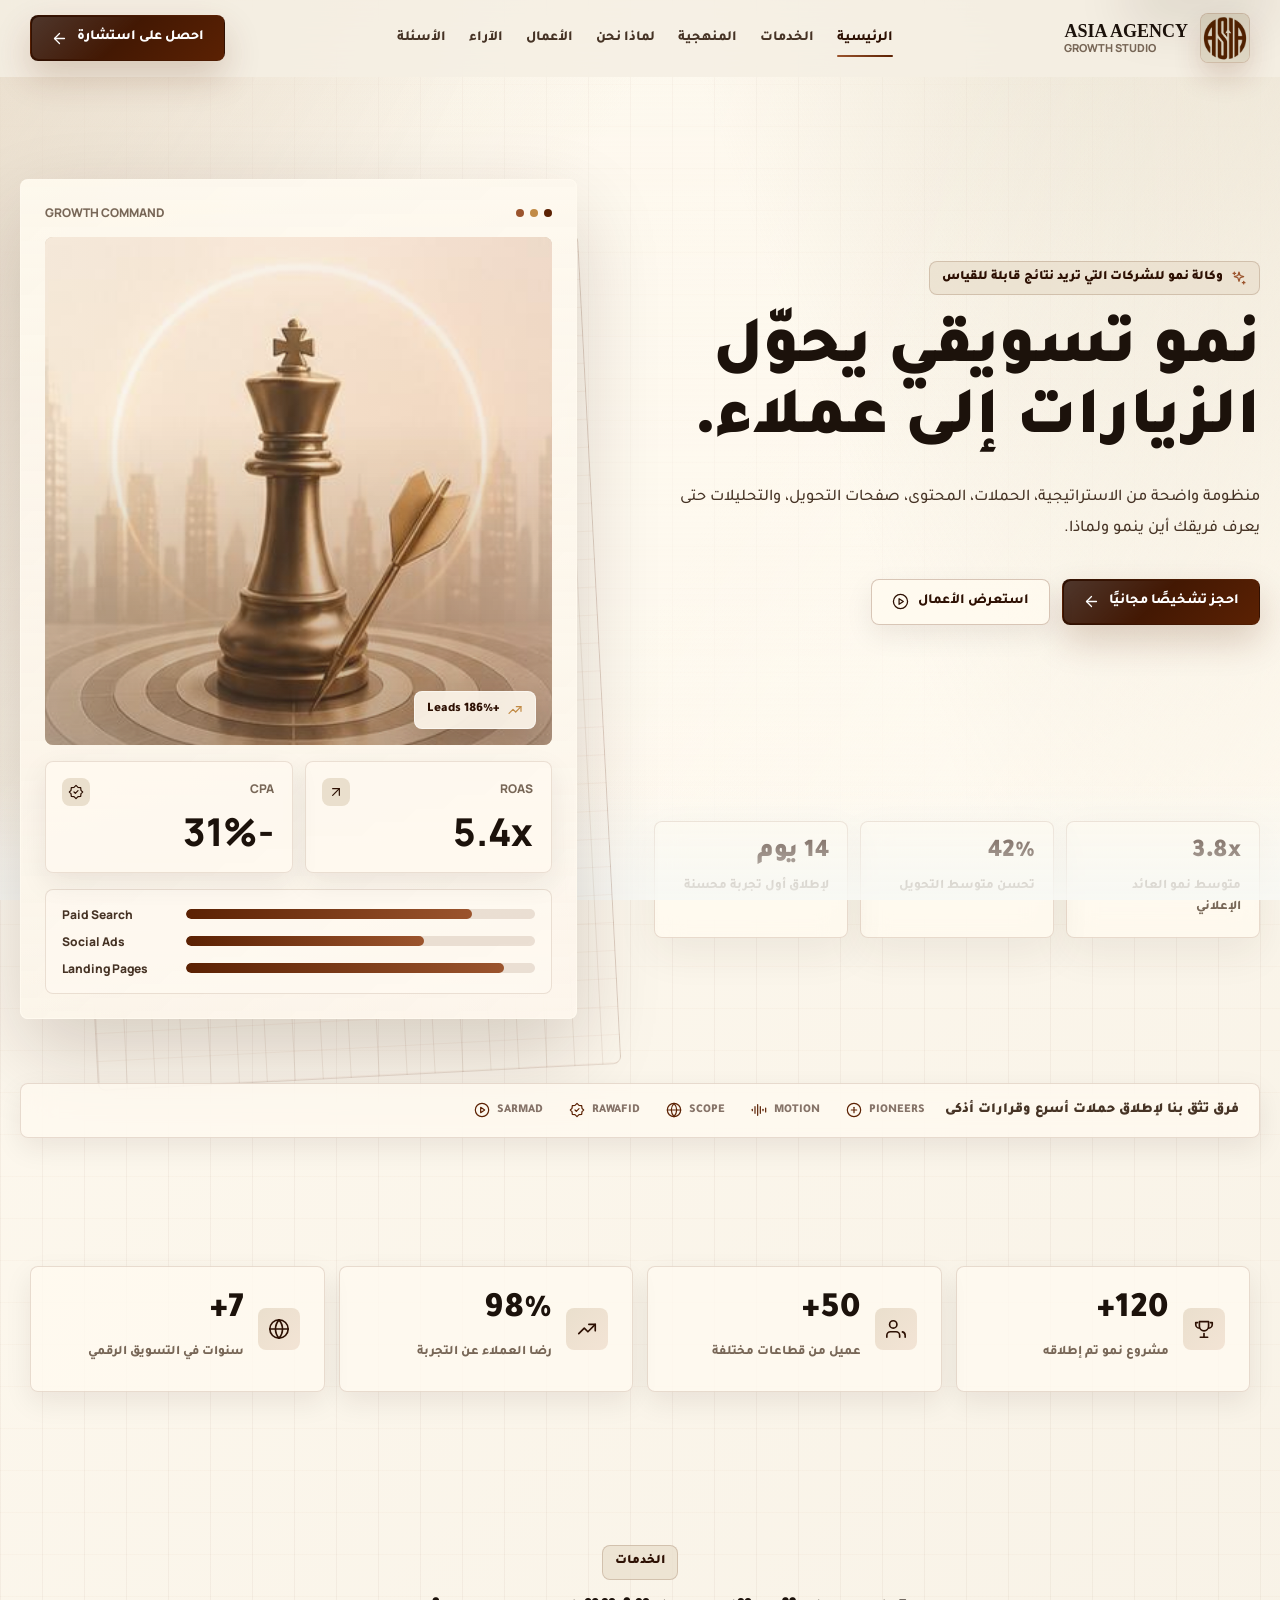
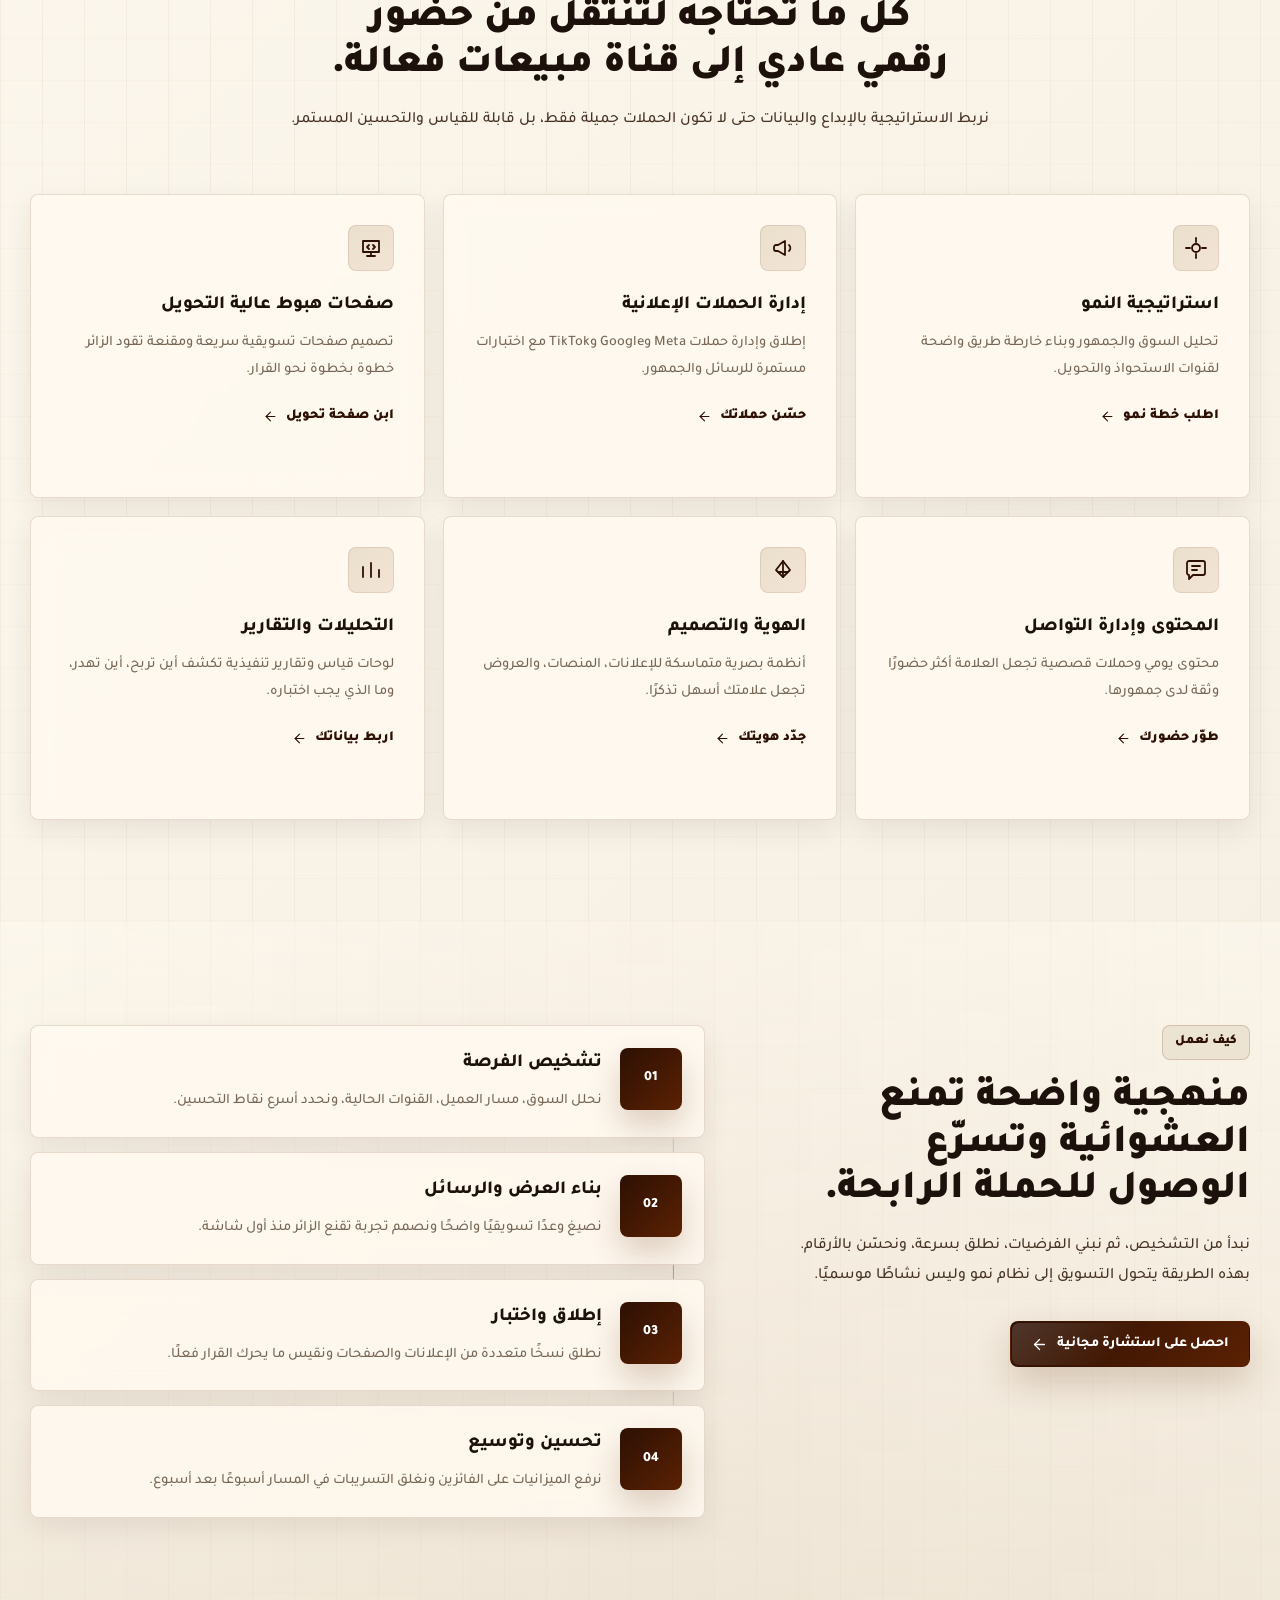
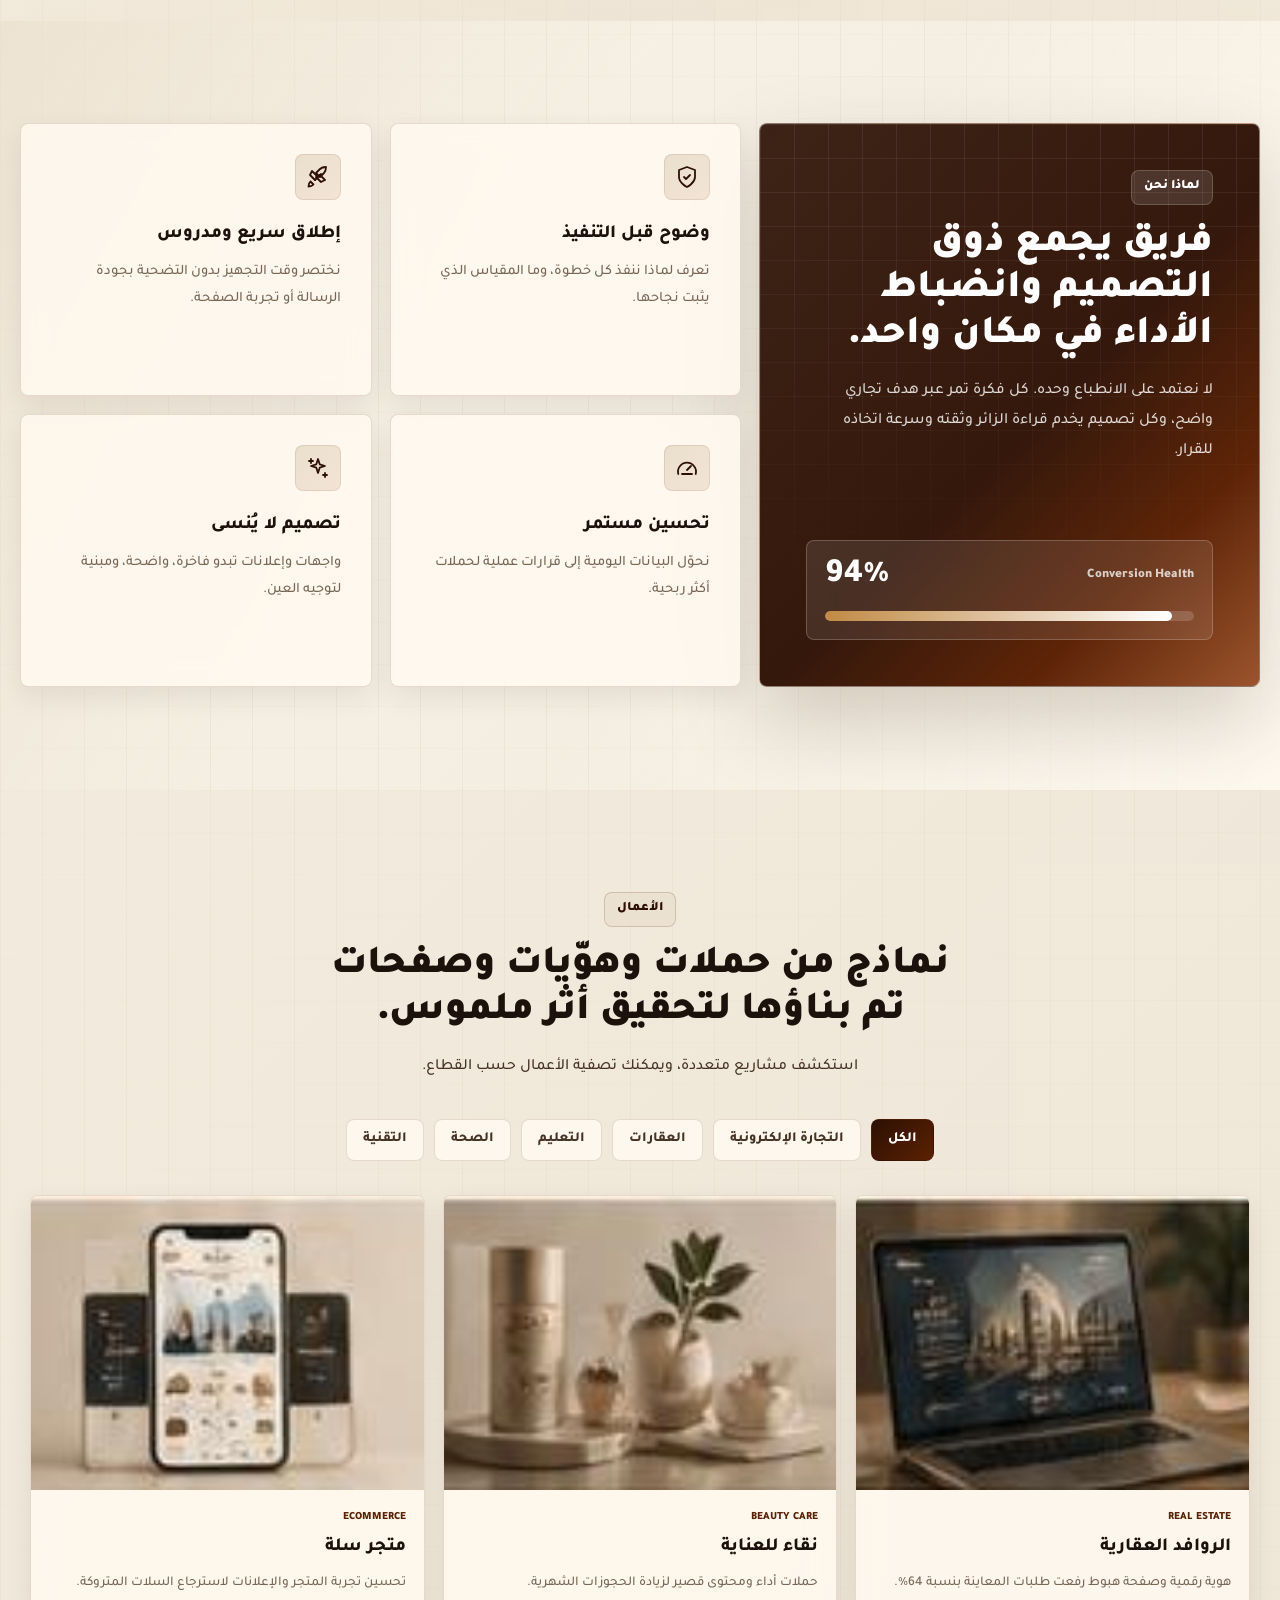
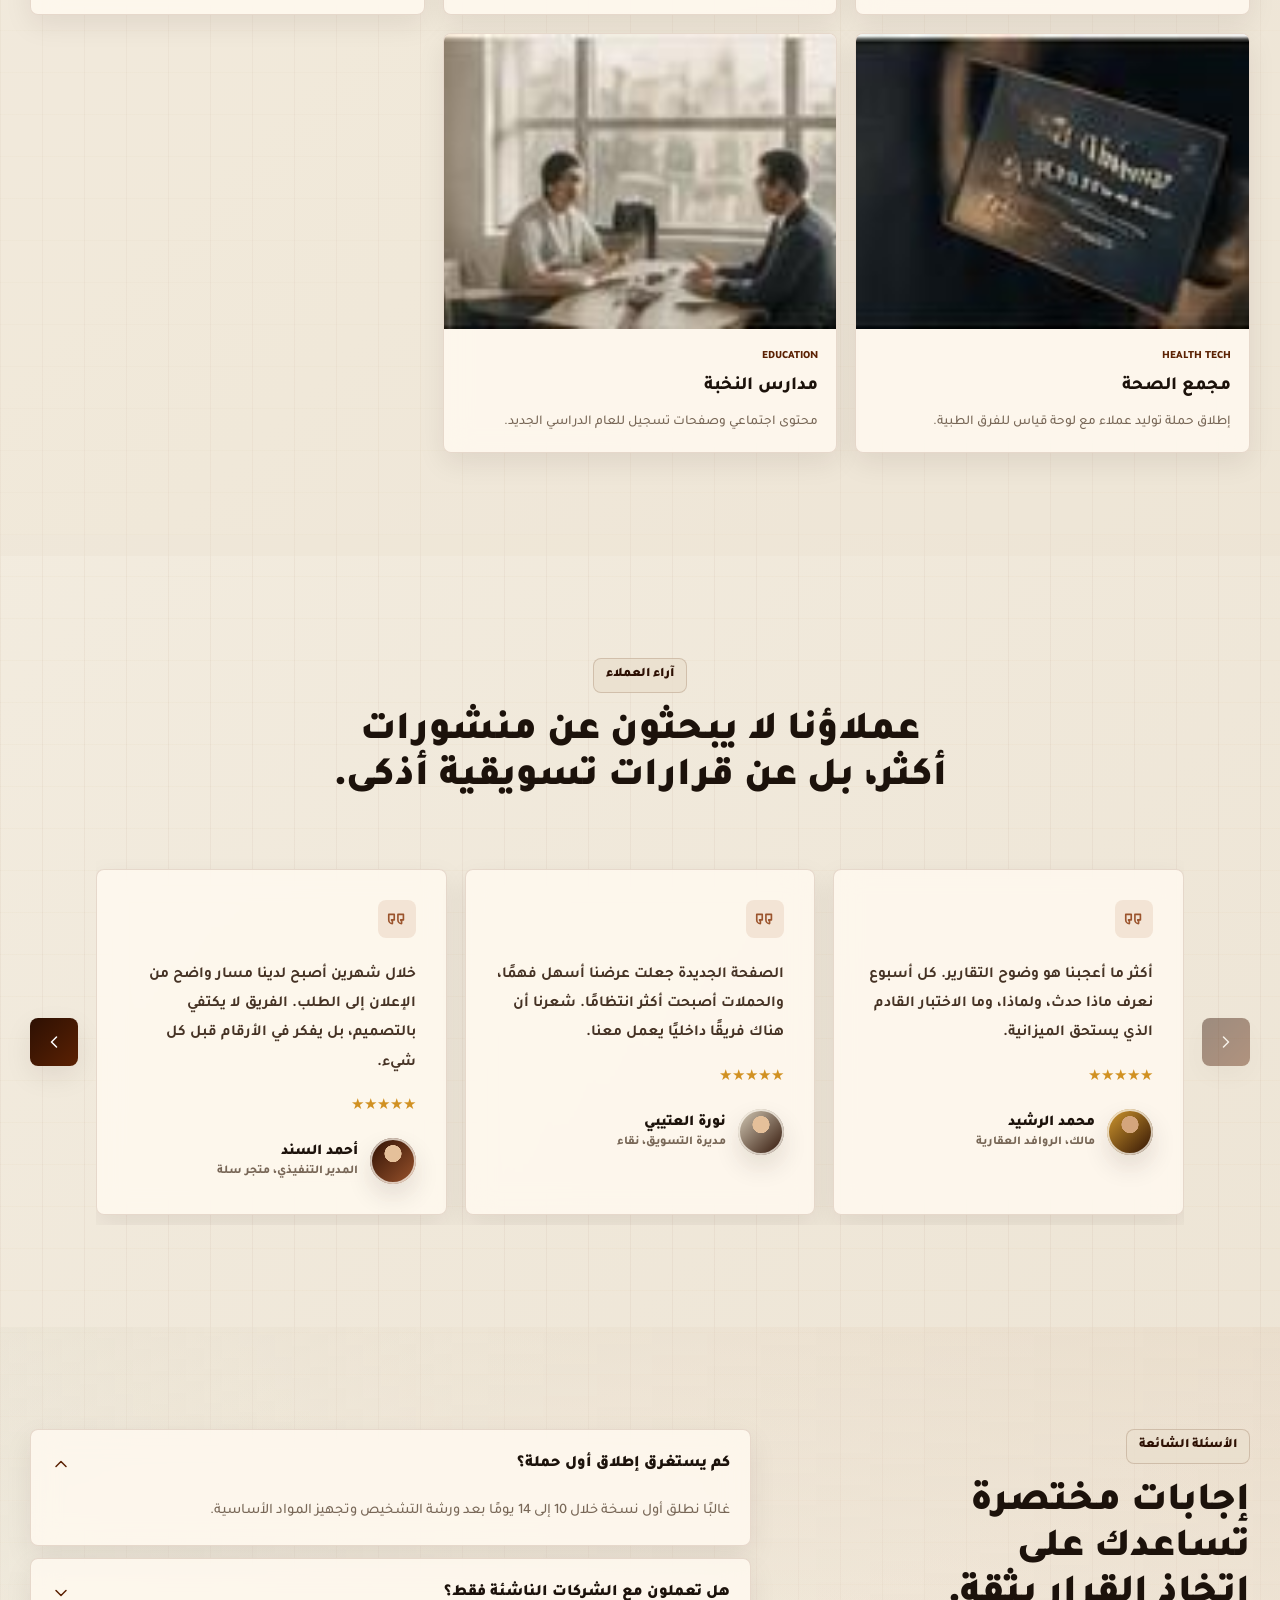
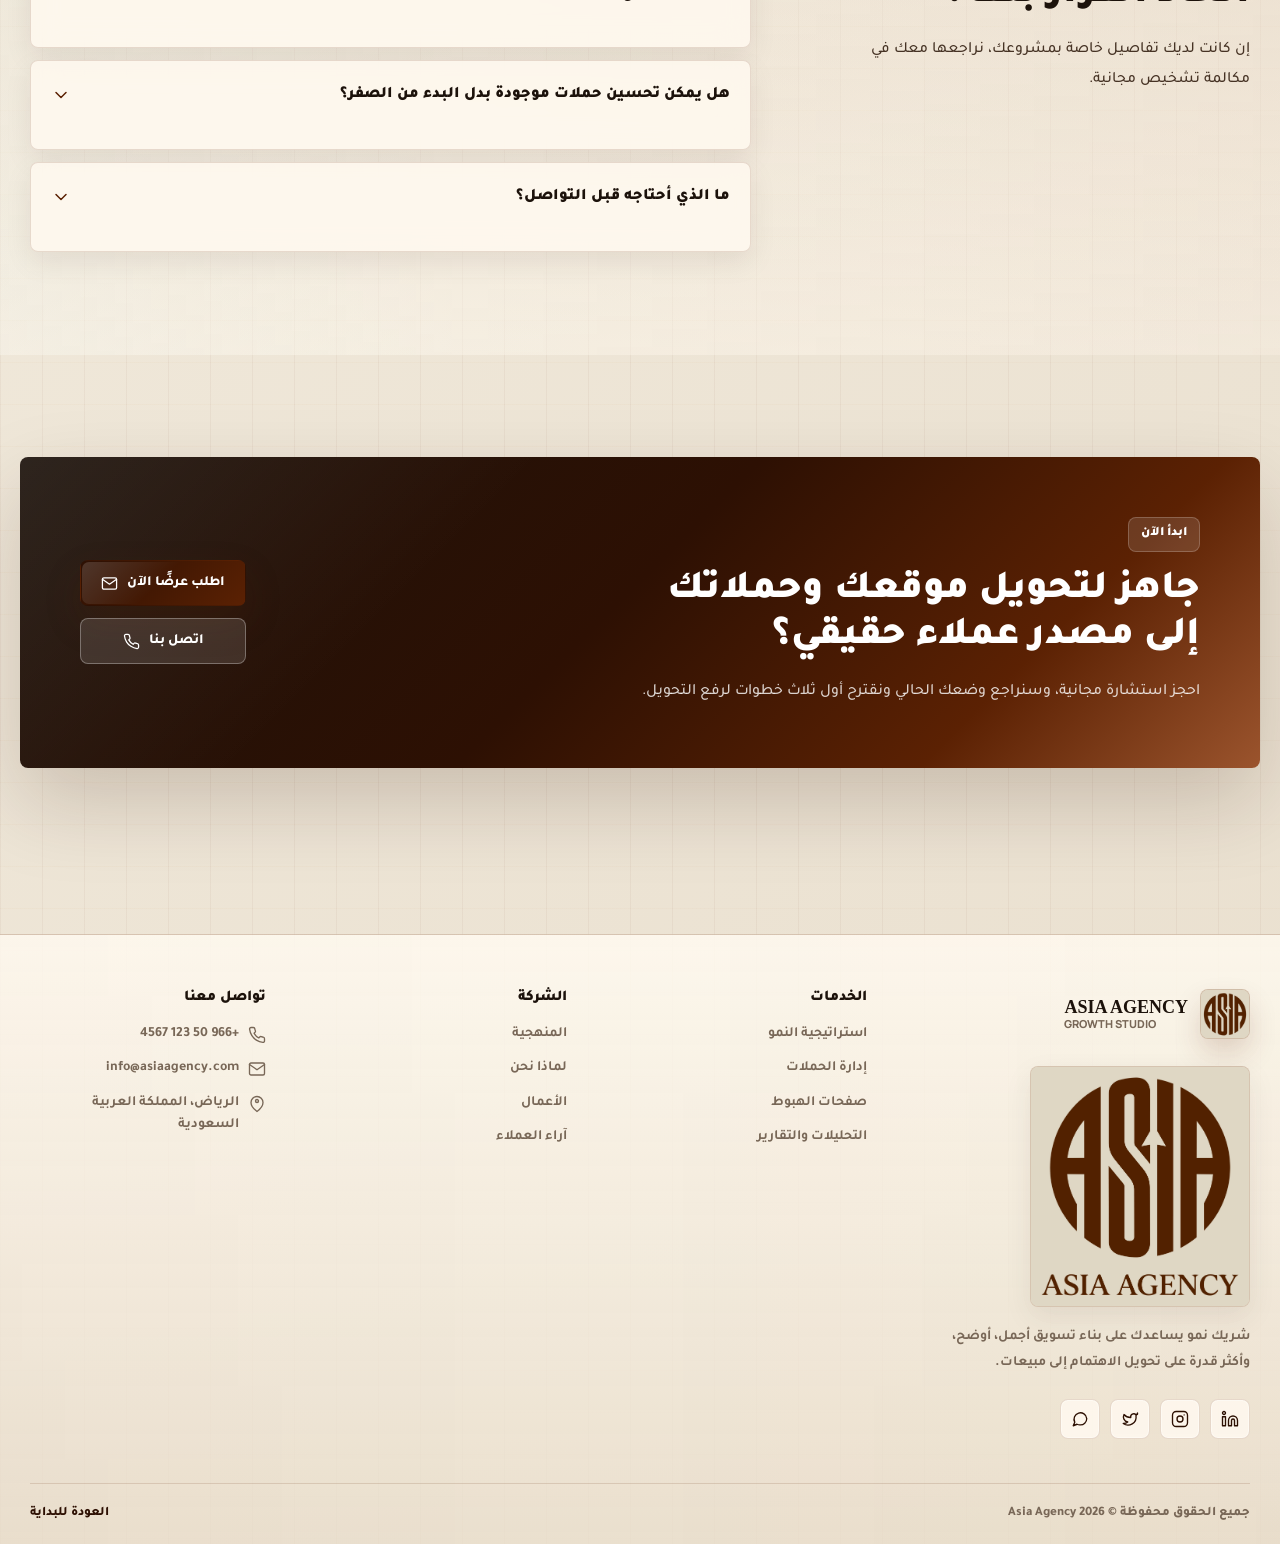
<file: index.html>
<!doctype html>
<html lang="ar" dir="rtl">
  <head>
    <meta charset="UTF-8" />
    <link rel="icon" type="image/png" sizes="16x16" href="assets/favicon-16.png" />
    <link rel="icon" type="image/png" sizes="32x32" href="assets/favicon-32.png" />
    <link rel="apple-touch-icon" sizes="180x180" href="assets/apple-touch-icon.png" />
    <meta name="viewport" content="width=device-width, initial-scale=1.0" />
    <meta
      name="description"
      content="Asia Agency وكالة تسويق رقمية تبني حملات، هويات، ومواقع عالية التحويل للشركات الناشئة والعلامات الطموحة."
    />
    <meta name="theme-color" content="#5b2103" />
    <title>Asia Agency | نمو تسويقي مصمم للتحويل</title>
    <link rel="preconnect" href="https://fonts.googleapis.com" />
    <link rel="preconnect" href="https://fonts.gstatic.com" crossorigin />
    <link
      href="https://fonts.googleapis.com/css2?family=Manrope:wght@600;700;800&family=Tajawal:wght@400;500;700;800;900&display=swap"
      rel="stylesheet"
    />
    <link rel="stylesheet" href="styles.css" />
    <script src="script.js" defer></script>
  </head>
  <body>
    <a class="skip-link" href="#home">تجاوز إلى المحتوى</a>
    <header class="site-header" data-header>
      <div class="container nav-bar">
        <a class="brand" href="#home" aria-label="Asia Agency">
          <span class="brand-mark" aria-hidden="true">
            <img src="assets/asia-mark-light.jpg" alt="" />
          </span>
          <span class="brand-text">
            <strong>ASIA AGENCY</strong>
            <small>Growth Studio</small>
          </span>
        </a>

        <nav class="desktop-nav" aria-label="التنقل الرئيسي">
          <a class="is-active" href="#home" aria-current="page">الرئيسية</a>
          <a href="#services">الخدمات</a>
          <a href="#process">المنهجية</a>
          <a href="#why-us">لماذا نحن</a>
          <a href="#work">الأعمال</a>
          <a href="#testimonials">الآراء</a>
          <a href="#faq">الأسئلة</a>
        </nav>

        <div class="nav-actions">
          <a class="nav-cta" href="#contact">
            <span>احصل على استشارة</span>
            <i data-lucide="arrow-left" aria-hidden="true"></i>
          </a>
          <button
            class="menu-toggle"
            type="button"
            aria-label="فتح القائمة"
            aria-expanded="false"
            aria-controls="mobile-menu"
            data-menu-toggle
          >
            <i data-lucide="menu" aria-hidden="true"></i>
          </button>
        </div>
      </div>

      <nav class="mobile-menu" id="mobile-menu" aria-label="قائمة الجوال" data-mobile-menu>
        <a href="#home" aria-current="page">الرئيسية</a>
        <a href="#services">الخدمات</a>
        <a href="#process">المنهجية</a>
        <a href="#why-us">لماذا نحن</a>
        <a href="#work">الأعمال</a>
        <a href="#testimonials">الآراء</a>
        <a href="#faq">الأسئلة الشائعة</a>
        <a href="#contact">تواصل معنا</a>
      </nav>
    </header>

    <main>
      <section class="hero section-glow" id="home">
        <div class="container hero-grid">
          <div class="hero-copy" data-reveal>
            <span class="eyebrow">
              <i data-lucide="sparkles" aria-hidden="true"></i>
              <span>وكالة نمو للشركات التي تريد نتائج قابلة للقياس</span>
            </span>
            <h1>نمو تسويقي يحوّل الزيارات إلى عملاء.</h1>
            <p>
              منظومة واضحة من الاستراتيجية، الحملات، المحتوى، صفحات التحويل، والتحليلات
              حتى يعرف فريقك أين ينمو ولماذا.
            </p>

            <div class="hero-actions">
              <a class="btn btn-primary" href="#contact">
                احجز تشخيصًا مجانيًا
                <i data-lucide="arrow-left" aria-hidden="true"></i>
              </a>
              <a class="btn btn-secondary" href="#work">
                استعرض الأعمال
                <i data-lucide="play-circle" aria-hidden="true"></i>
              </a>
            </div>
          </div>

          <div class="hero-visual" data-reveal>
            <div class="campaign-dashboard">
              <div class="dashboard-topline">
                <span>Growth Command</span>
                <div>
                  <b></b>
                  <b></b>
                  <b></b>
                </div>
              </div>
              <div class="hero-image-frame">
                <img src="assets/hero-art.jpg" alt="قطعة شطرنج وسهم على هدف يرمزان إلى استراتيجية نمو دقيقة" />
                <span class="image-badge">
                  <i data-lucide="trending-up" aria-hidden="true"></i>
                  +186% Leads
                </span>
              </div>
              <div class="dashboard-metrics">
                <div class="metric-card">
                  <span>ROAS</span>
                  <strong>5.4x</strong>
                  <i data-lucide="arrow-up-right" aria-hidden="true"></i>
                </div>
                <div class="metric-card">
                  <span>CPA</span>
                  <strong>-31%</strong>
                  <i data-lucide="badge-check" aria-hidden="true"></i>
                </div>
              </div>
              <div class="channel-mix">
                <span>Paid Search</span>
                <b style="--value: 82%"></b>
                <span>Social Ads</span>
                <b style="--value: 68%"></b>
                <span>Landing Pages</span>
                <b style="--value: 91%"></b>
              </div>
            </div>
          </div>

          <div class="hero-proof" aria-label="مؤشرات أداء" data-reveal>
            <div>
              <strong>3.8x</strong>
              <span>متوسط نمو العائد الإعلاني</span>
            </div>
            <div>
              <strong>42%</strong>
              <span>تحسن متوسط التحويل</span>
            </div>
            <div>
              <strong>14 يوم</strong>
              <span>لإطلاق أول تجربة محسنة</span>
            </div>
          </div>
        </div>

        <div class="container trust-panel" data-reveal>
          <span>فرق تثق بنا لإطلاق حملات أسرع وقرارات أذكى</span>
          <div class="client-logos" aria-label="شعارات عملاء">
            <b><i data-lucide="circle-play" aria-hidden="true"></i> SARMAD</b>
            <b><i data-lucide="badge-check" aria-hidden="true"></i> RAWAFID</b>
            <b><i data-lucide="globe-2" aria-hidden="true"></i> SCOPE</b>
            <b><i data-lucide="audio-waveform" aria-hidden="true"></i> MOTION</b>
            <b><i data-lucide="circle-plus" aria-hidden="true"></i> PIONEERS</b>
          </div>
        </div>
      </section>

      <section class="section stats-section" aria-label="أرقام مختصرة">
        <div class="container stats-grid">
          <div class="stat-item" data-reveal>
            <i data-lucide="trophy" aria-hidden="true"></i>
            <strong>120+</strong>
            <span>مشروع نمو تم إطلاقه</span>
          </div>
          <div class="stat-item" data-reveal>
            <i data-lucide="users" aria-hidden="true"></i>
            <strong>50+</strong>
            <span>عميل من قطاعات مختلفة</span>
          </div>
          <div class="stat-item" data-reveal>
            <i data-lucide="trending-up" aria-hidden="true"></i>
            <strong>98%</strong>
            <span>رضا العملاء عن التجربة</span>
          </div>
          <div class="stat-item" data-reveal>
            <i data-lucide="globe" aria-hidden="true"></i>
            <strong>7+</strong>
            <span>سنوات في التسويق الرقمي</span>
          </div>
        </div>
      </section>

      <section class="section services-section" id="services">
        <div class="container">
          <div class="section-heading" data-reveal>
            <span class="section-kicker">الخدمات</span>
            <h2>كل ما تحتاجه لتنتقل من حضور رقمي عادي إلى قناة مبيعات فعالة.</h2>
            <p>
              نربط الاستراتيجية بالإبداع والبيانات حتى لا تكون الحملات جميلة فقط،
              بل قابلة للقياس والتحسين المستمر.
            </p>
          </div>

          <div class="services-grid">
            <article class="service-card" data-reveal>
              <i data-lucide="target" aria-hidden="true"></i>
              <h3>استراتيجية النمو</h3>
              <p>تحليل السوق والجمهور وبناء خارطة طريق واضحة لقنوات الاستحواذ والتحويل.</p>
              <a href="#contact">اطلب خطة نمو <i data-lucide="arrow-left" aria-hidden="true"></i></a>
            </article>
            <article class="service-card" data-reveal>
              <i data-lucide="megaphone" aria-hidden="true"></i>
              <h3>إدارة الحملات الإعلانية</h3>
              <p>إطلاق وإدارة حملات Meta وGoogle وTikTok مع اختبارات مستمرة للرسائل والجمهور.</p>
              <a href="#contact">حسّن حملاتك <i data-lucide="arrow-left" aria-hidden="true"></i></a>
            </article>
            <article class="service-card" data-reveal>
              <i data-lucide="monitor-code" aria-hidden="true"></i>
              <h3>صفحات هبوط عالية التحويل</h3>
              <p>تصميم صفحات تسويقية سريعة ومقنعة تقود الزائر خطوة بخطوة نحو القرار.</p>
              <a href="#contact">ابن صفحة تحويل <i data-lucide="arrow-left" aria-hidden="true"></i></a>
            </article>
            <article class="service-card" data-reveal>
              <i data-lucide="messages-square" aria-hidden="true"></i>
              <h3>المحتوى وإدارة التواصل</h3>
              <p>محتوى يومي وحملات قصصية تجعل العلامة أكثر حضورًا وثقة لدى جمهورها.</p>
              <a href="#contact">طوّر حضورك <i data-lucide="arrow-left" aria-hidden="true"></i></a>
            </article>
            <article class="service-card" data-reveal>
              <i data-lucide="pen-tool" aria-hidden="true"></i>
              <h3>الهوية والتصميم</h3>
              <p>أنظمة بصرية متماسكة للإعلانات، المنصات، والعروض تجعل علامتك أسهل تذكرًا.</p>
              <a href="#contact">جدّد هويتك <i data-lucide="arrow-left" aria-hidden="true"></i></a>
            </article>
            <article class="service-card" data-reveal>
              <i data-lucide="bar-chart-3" aria-hidden="true"></i>
              <h3>التحليلات والتقارير</h3>
              <p>لوحات قياس وتقارير تنفيذية تكشف أين تربح، أين تهدر، وما الذي يجب اختباره.</p>
              <a href="#contact">اربط بياناتك <i data-lucide="arrow-left" aria-hidden="true"></i></a>
            </article>
          </div>
        </div>
      </section>

      <section class="section process-section" id="process">
        <div class="container process-layout">
          <div class="section-heading align-start" data-reveal>
            <span class="section-kicker">كيف نعمل</span>
            <h2>منهجية واضحة تمنع العشوائية وتسرّع الوصول للحملة الرابحة.</h2>
            <p>
              نبدأ من التشخيص، ثم نبني الفرضيات، نطلق بسرعة، ونحسّن بالأرقام.
              بهذه الطريقة يتحول التسويق إلى نظام نمو وليس نشاطًا موسميًا.
            </p>
            <a class="btn btn-primary" href="#contact">
              احصل على استشارة مجانية
              <i data-lucide="arrow-left" aria-hidden="true"></i>
            </a>
          </div>

          <div class="process-steps">
            <article class="process-step" data-reveal>
              <span>01</span>
              <div>
                <h3>تشخيص الفرصة</h3>
                <p>نحلل السوق، مسار العميل، القنوات الحالية، ونحدد أسرع نقاط التحسين.</p>
              </div>
            </article>
            <article class="process-step" data-reveal>
              <span>02</span>
              <div>
                <h3>بناء العرض والرسائل</h3>
                <p>نصيغ وعدًا تسويقيًا واضحًا ونصمم تجربة تقنع الزائر منذ أول شاشة.</p>
              </div>
            </article>
            <article class="process-step" data-reveal>
              <span>03</span>
              <div>
                <h3>إطلاق واختبار</h3>
                <p>نطلق نسخًا متعددة من الإعلانات والصفحات ونقيس ما يحرك القرار فعلًا.</p>
              </div>
            </article>
            <article class="process-step" data-reveal>
              <span>04</span>
              <div>
                <h3>تحسين وتوسيع</h3>
                <p>نرفع الميزانيات على الفائزين ونغلق التسريبات في المسار أسبوعًا بعد أسبوع.</p>
              </div>
            </article>
          </div>
        </div>
      </section>

      <section class="section why-section section-glow" id="why-us">
        <div class="container why-grid">
          <div class="why-panel" data-reveal>
            <span class="section-kicker">لماذا نحن</span>
            <h2>فريق يجمع ذوق التصميم وانضباط الأداء في مكان واحد.</h2>
            <p>
              لا نعتمد على الانطباع وحده. كل فكرة تمر عبر هدف تجاري واضح،
              وكل تصميم يخدم قراءة الزائر وثقته وسرعة اتخاذه للقرار.
            </p>
            <div class="mini-report">
              <div>
                <span>Conversion Health</span>
                <strong>94%</strong>
              </div>
              <b style="--value: 94%"></b>
            </div>
          </div>

          <div class="benefits-grid">
            <article class="benefit-card" data-reveal>
              <i data-lucide="shield-check" aria-hidden="true"></i>
              <h3>وضوح قبل التنفيذ</h3>
              <p>تعرف لماذا ننفذ كل خطوة، وما المقياس الذي يثبت نجاحها.</p>
            </article>
            <article class="benefit-card" data-reveal>
              <i data-lucide="rocket" aria-hidden="true"></i>
              <h3>إطلاق سريع ومدروس</h3>
              <p>نختصر وقت التجهيز بدون التضحية بجودة الرسالة أو تجربة الصفحة.</p>
            </article>
            <article class="benefit-card" data-reveal>
              <i data-lucide="gauge" aria-hidden="true"></i>
              <h3>تحسين مستمر</h3>
              <p>نحوّل البيانات اليومية إلى قرارات عملية لحملات أكثر ربحية.</p>
            </article>
            <article class="benefit-card" data-reveal>
              <i data-lucide="sparkles" aria-hidden="true"></i>
              <h3>تصميم لا يُنسى</h3>
              <p>واجهات وإعلانات تبدو فاخرة، واضحة، ومبنية لتوجيه العين.</p>
            </article>
          </div>
        </div>
      </section>

      <section class="section work-section" id="work">
        <div class="container">
          <div class="section-heading" data-reveal>
            <span class="section-kicker">الأعمال</span>
            <h2>نماذج من حملات وهوّيات وصفحات تم بناؤها لتحقيق أثر ملموس.</h2>
            <p>استكشف مشاريع متعددة، ويمكنك تصفية الأعمال حسب القطاع.</p>
          </div>

          <div class="filter-tabs" data-reveal aria-label="تصفية الأعمال">
            <button class="filter-btn is-active" type="button" data-filter="all">الكل</button>
            <button class="filter-btn" type="button" data-filter="ecommerce">التجارة الإلكترونية</button>
            <button class="filter-btn" type="button" data-filter="realestate">العقارات</button>
            <button class="filter-btn" type="button" data-filter="education">التعليم</button>
            <button class="filter-btn" type="button" data-filter="health">الصحة</button>
            <button class="filter-btn" type="button" data-filter="tech">التقنية</button>
          </div>

          <div class="projects-grid">
            <article class="project-card" data-category="realestate" data-reveal>
              <img src="assets/project-realestate.jpg" alt="مشروع الروافد العقارية" loading="lazy" />
              <div>
                <span>Real Estate</span>
                <h3>الروافد العقارية</h3>
                <p>هوية رقمية وصفحة هبوط رفعت طلبات المعاينة بنسبة 64%.</p>
              </div>
            </article>
            <article class="project-card" data-category="health" data-reveal>
              <img src="assets/project-care.jpg" alt="مشروع نقاء للعناية" loading="lazy" />
              <div>
                <span>Beauty Care</span>
                <h3>نقاء للعناية</h3>
                <p>حملات أداء ومحتوى قصير لزيادة الحجوزات الشهرية.</p>
              </div>
            </article>
            <article class="project-card" data-category="ecommerce" data-reveal>
              <img src="assets/project-store.jpg" alt="مشروع متجر سلة" loading="lazy" />
              <div>
                <span>Ecommerce</span>
                <h3>متجر سلة</h3>
                <p>تحسين تجربة المتجر والإعلانات لاسترجاع السلات المتروكة.</p>
              </div>
            </article>
            <article class="project-card" data-category="tech" data-reveal>
              <img src="assets/project-health.jpg" alt="مشروع منصة صحية تقنية" loading="lazy" />
              <div>
                <span>Health Tech</span>
                <h3>مجمع الصحة</h3>
                <p>إطلاق حملة توليد عملاء مع لوحة قياس للفرق الطبية.</p>
              </div>
            </article>
            <article class="project-card" data-category="education" data-reveal>
              <img src="assets/project-school.jpg" alt="مشروع مدارس النخبة" loading="lazy" />
              <div>
                <span>Education</span>
                <h3>مدارس النخبة</h3>
                <p>محتوى اجتماعي وصفحات تسجيل للعام الدراسي الجديد.</p>
              </div>
            </article>
          </div>
        </div>
      </section>

      <section class="section testimonials-section" id="testimonials">
        <div class="container">
          <div class="section-heading" data-reveal>
            <span class="section-kicker">آراء العملاء</span>
            <h2>عملاؤنا لا يبحثون عن منشورات أكثر، بل عن قرارات تسويقية أذكى.</h2>
          </div>

          <div class="testimonial-shell" data-reveal>
            <button class="circle-arrow prev" type="button" aria-label="الشهادة السابقة" data-testimonial-prev>
              <i data-lucide="chevron-right" aria-hidden="true"></i>
            </button>
            <div class="testimonial-window">
              <div class="testimonial-track" data-testimonial-track>
                <article class="testimonial-card">
                  <i class="quote" data-lucide="quote" aria-hidden="true"></i>
                  <p>خلال شهرين أصبح لدينا مسار واضح من الإعلان إلى الطلب. الفريق لا يكتفي بالتصميم، بل يفكر في الأرقام قبل كل شيء.</p>
                  <span class="stars" aria-label="تقييم خمسة من خمسة">★★★★★</span>
                  <div class="person">
                    <span class="avatar avatar-one" aria-hidden="true"></span>
                    <b>أحمد السند<small>المدير التنفيذي، متجر سلة</small></b>
                  </div>
                </article>
                <article class="testimonial-card">
                  <i class="quote" data-lucide="quote" aria-hidden="true"></i>
                  <p>الصفحة الجديدة جعلت عرضنا أسهل فهمًا، والحملات أصبحت أكثر انتظامًا. شعرنا أن هناك فريقًا داخليًا يعمل معنا.</p>
                  <span class="stars" aria-label="تقييم خمسة من خمسة">★★★★★</span>
                  <div class="person">
                    <span class="avatar avatar-two" aria-hidden="true"></span>
                    <b>نورة العتيبي<small>مديرة التسويق، نقاء</small></b>
                  </div>
                </article>
                <article class="testimonial-card">
                  <i class="quote" data-lucide="quote" aria-hidden="true"></i>
                  <p>أكثر ما أعجبنا هو وضوح التقارير. كل أسبوع نعرف ماذا حدث، ولماذا، وما الاختبار القادم الذي يستحق الميزانية.</p>
                  <span class="stars" aria-label="تقييم خمسة من خمسة">★★★★★</span>
                  <div class="person">
                    <span class="avatar avatar-three" aria-hidden="true"></span>
                    <b>محمد الرشيد<small>مالك، الروافد العقارية</small></b>
                  </div>
                </article>
                <article class="testimonial-card">
                  <i class="quote" data-lucide="quote" aria-hidden="true"></i>
                  <p>من أول ورشة اكتشفنا نقاط ضعف لم نكن نراها. التنفيذ كان سريعًا، والنتائج ظهرت بدون ضجيج أو وعود مبالغ فيها.</p>
                  <span class="stars" aria-label="تقييم خمسة من خمسة">★★★★★</span>
                  <div class="person">
                    <span class="avatar avatar-four" aria-hidden="true"></span>
                    <b>سارة الحربي<small>مؤسسة Bloom Lab</small></b>
                  </div>
                </article>
              </div>
            </div>
            <button class="circle-arrow next" type="button" aria-label="الشهادة التالية" data-testimonial-next>
              <i data-lucide="chevron-left" aria-hidden="true"></i>
            </button>
          </div>
        </div>
      </section>

      <section class="section faq-section" id="faq">
        <div class="container faq-layout">
          <div class="section-heading align-start" data-reveal>
            <span class="section-kicker">الأسئلة الشائعة</span>
            <h2>إجابات مختصرة تساعدك على اتخاذ القرار بثقة.</h2>
            <p>إن كانت لديك تفاصيل خاصة بمشروعك، نراجعها معك في مكالمة تشخيص مجانية.</p>
          </div>

          <div class="faq-list" data-reveal>
            <article class="faq-item is-open">
              <button type="button" aria-expanded="true">
                كم يستغرق إطلاق أول حملة؟
                <i data-lucide="chevron-down" aria-hidden="true"></i>
              </button>
              <div class="faq-content">
                <p>غالبًا نطلق أول نسخة خلال 10 إلى 14 يومًا بعد ورشة التشخيص وتجهيز المواد الأساسية.</p>
              </div>
            </article>
            <article class="faq-item">
              <button type="button" aria-expanded="false">
                هل تعملون مع الشركات الناشئة فقط؟
                <i data-lucide="chevron-down" aria-hidden="true"></i>
              </button>
              <div class="faq-content">
                <p>نعمل مع الشركات الناشئة، المتاجر، العيادات، المشاريع العقارية، والفرق التي تريد نموًا قابلًا للقياس.</p>
              </div>
            </article>
            <article class="faq-item">
              <button type="button" aria-expanded="false">
                هل يمكن تحسين حملات موجودة بدل البدء من الصفر؟
                <i data-lucide="chevron-down" aria-hidden="true"></i>
              </button>
              <div class="faq-content">
                <p>نعم. نراجع الحسابات والصفحات الحالية، ثم نحدد ما يجب إصلاحه وما يستحق إعادة البناء.</p>
              </div>
            </article>
            <article class="faq-item">
              <button type="button" aria-expanded="false">
                ما الذي أحتاجه قبل التواصل؟
                <i data-lucide="chevron-down" aria-hidden="true"></i>
              </button>
              <div class="faq-content">
                <p>يكفي أن تخبرنا بهدفك، جمهورك، وما جرّبته سابقًا. سنساعدك في ترتيب الصورة والبداية الصحيحة.</p>
              </div>
            </article>
          </div>
        </div>
      </section>

      <section class="section final-cta" id="contact">
        <div class="container cta-panel" data-reveal>
          <div>
            <span class="section-kicker">ابدأ الآن</span>
            <h2>جاهز لتحويل موقعك وحملاتك إلى مصدر عملاء حقيقي؟</h2>
            <p>احجز استشارة مجانية، وسنراجع وضعك الحالي ونقترح أول ثلاث خطوات لرفع التحويل.</p>
          </div>
          <div class="cta-actions">
            <a class="btn btn-primary" href="mailto:info@asiaagency.com">
              اطلب عرضًا الآن
              <i data-lucide="mail" aria-hidden="true"></i>
            </a>
            <a class="btn btn-secondary light-on-dark" href="tel:+966501234567">
              اتصل بنا
              <i data-lucide="phone" aria-hidden="true"></i>
            </a>
          </div>
        </div>
      </section>
    </main>

    <footer class="site-footer">
      <div class="container footer-grid">
        <div class="footer-brand">
          <a class="brand" href="#home" aria-label="Asia Agency">
            <span class="brand-mark" aria-hidden="true">
              <img src="assets/asia-mark-light.jpg" alt="" />
            </span>
            <span class="brand-text">
              <strong>ASIA AGENCY</strong>
              <small>Growth Studio</small>
            </span>
          </a>
          <img class="footer-logo-lockup" src="assets/asia-logo-light.jpg" alt="Asia Agency" loading="lazy" />
          <p>شريك نمو يساعدك على بناء تسويق أجمل، أوضح، وأكثر قدرة على تحويل الاهتمام إلى مبيعات.</p>
          <div class="social-links">
            <a href="#" aria-label="LinkedIn"><i data-lucide="linkedin" aria-hidden="true"></i></a>
            <a href="#" aria-label="Instagram"><i data-lucide="instagram" aria-hidden="true"></i></a>
            <a href="#" aria-label="X"><i data-lucide="twitter" aria-hidden="true"></i></a>
            <a href="#" aria-label="WhatsApp"><i data-lucide="message-circle" aria-hidden="true"></i></a>
          </div>
        </div>

        <div class="footer-col">
          <h3>الخدمات</h3>
          <a href="#services">استراتيجية النمو</a>
          <a href="#services">إدارة الحملات</a>
          <a href="#services">صفحات الهبوط</a>
          <a href="#services">التحليلات والتقارير</a>
        </div>

        <div class="footer-col">
          <h3>الشركة</h3>
          <a href="#process">المنهجية</a>
          <a href="#why-us">لماذا نحن</a>
          <a href="#work">الأعمال</a>
          <a href="#testimonials">آراء العملاء</a>
        </div>

        <div class="footer-col contact-list">
          <h3>تواصل معنا</h3>
          <a href="tel:+966501234567"><i data-lucide="phone" aria-hidden="true"></i> +966 50 123 4567</a>
          <a href="mailto:info@asiaagency.com"><i data-lucide="mail" aria-hidden="true"></i> info@asiaagency.com</a>
          <span><i data-lucide="map-pin" aria-hidden="true"></i> الرياض، المملكة العربية السعودية</span>
        </div>
      </div>

      <div class="footer-bottom">
        <span>جميع الحقوق محفوظة © Asia Agency 2026</span>
        <a href="#home">العودة للبداية</a>
      </div>
    </footer>

    <button class="to-top" type="button" aria-label="العودة للأعلى" data-to-top>
      <i data-lucide="arrow-up" aria-hidden="true"></i>
    </button>
  </body>
</html>
</file>
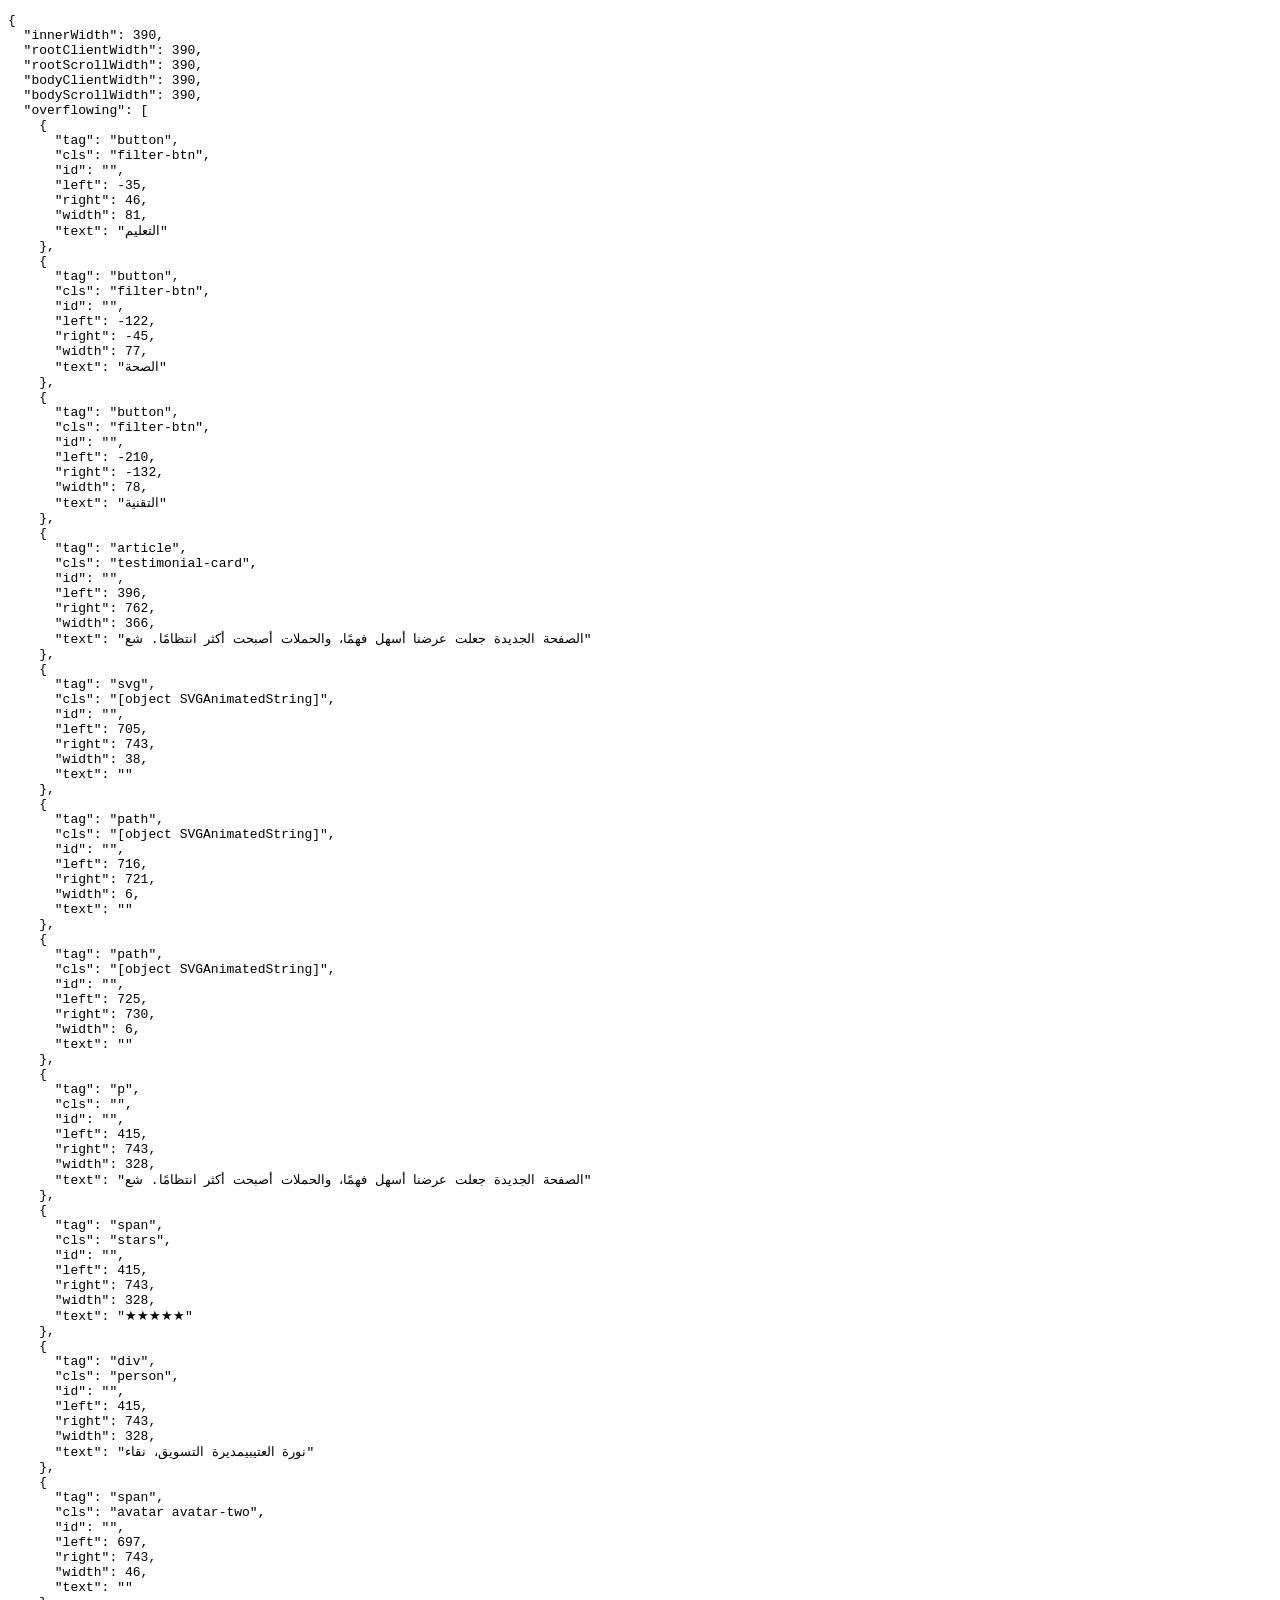
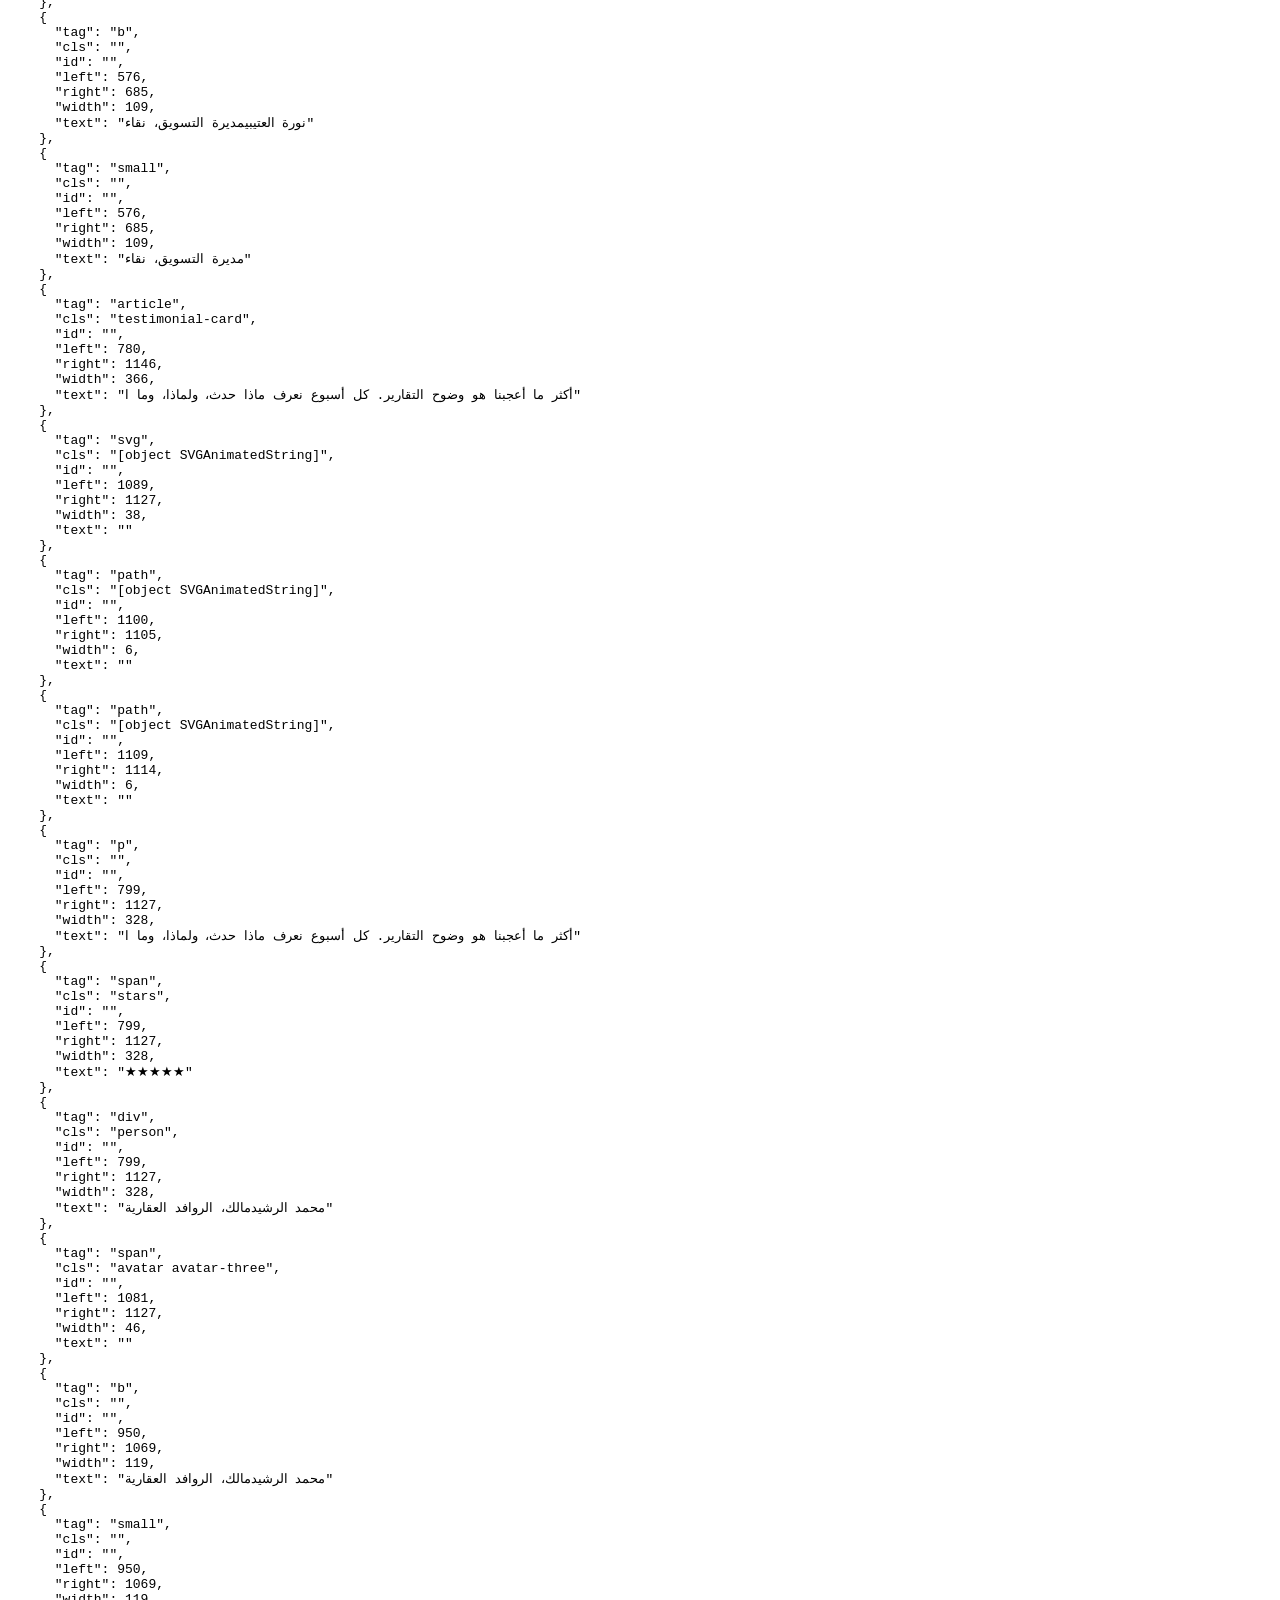
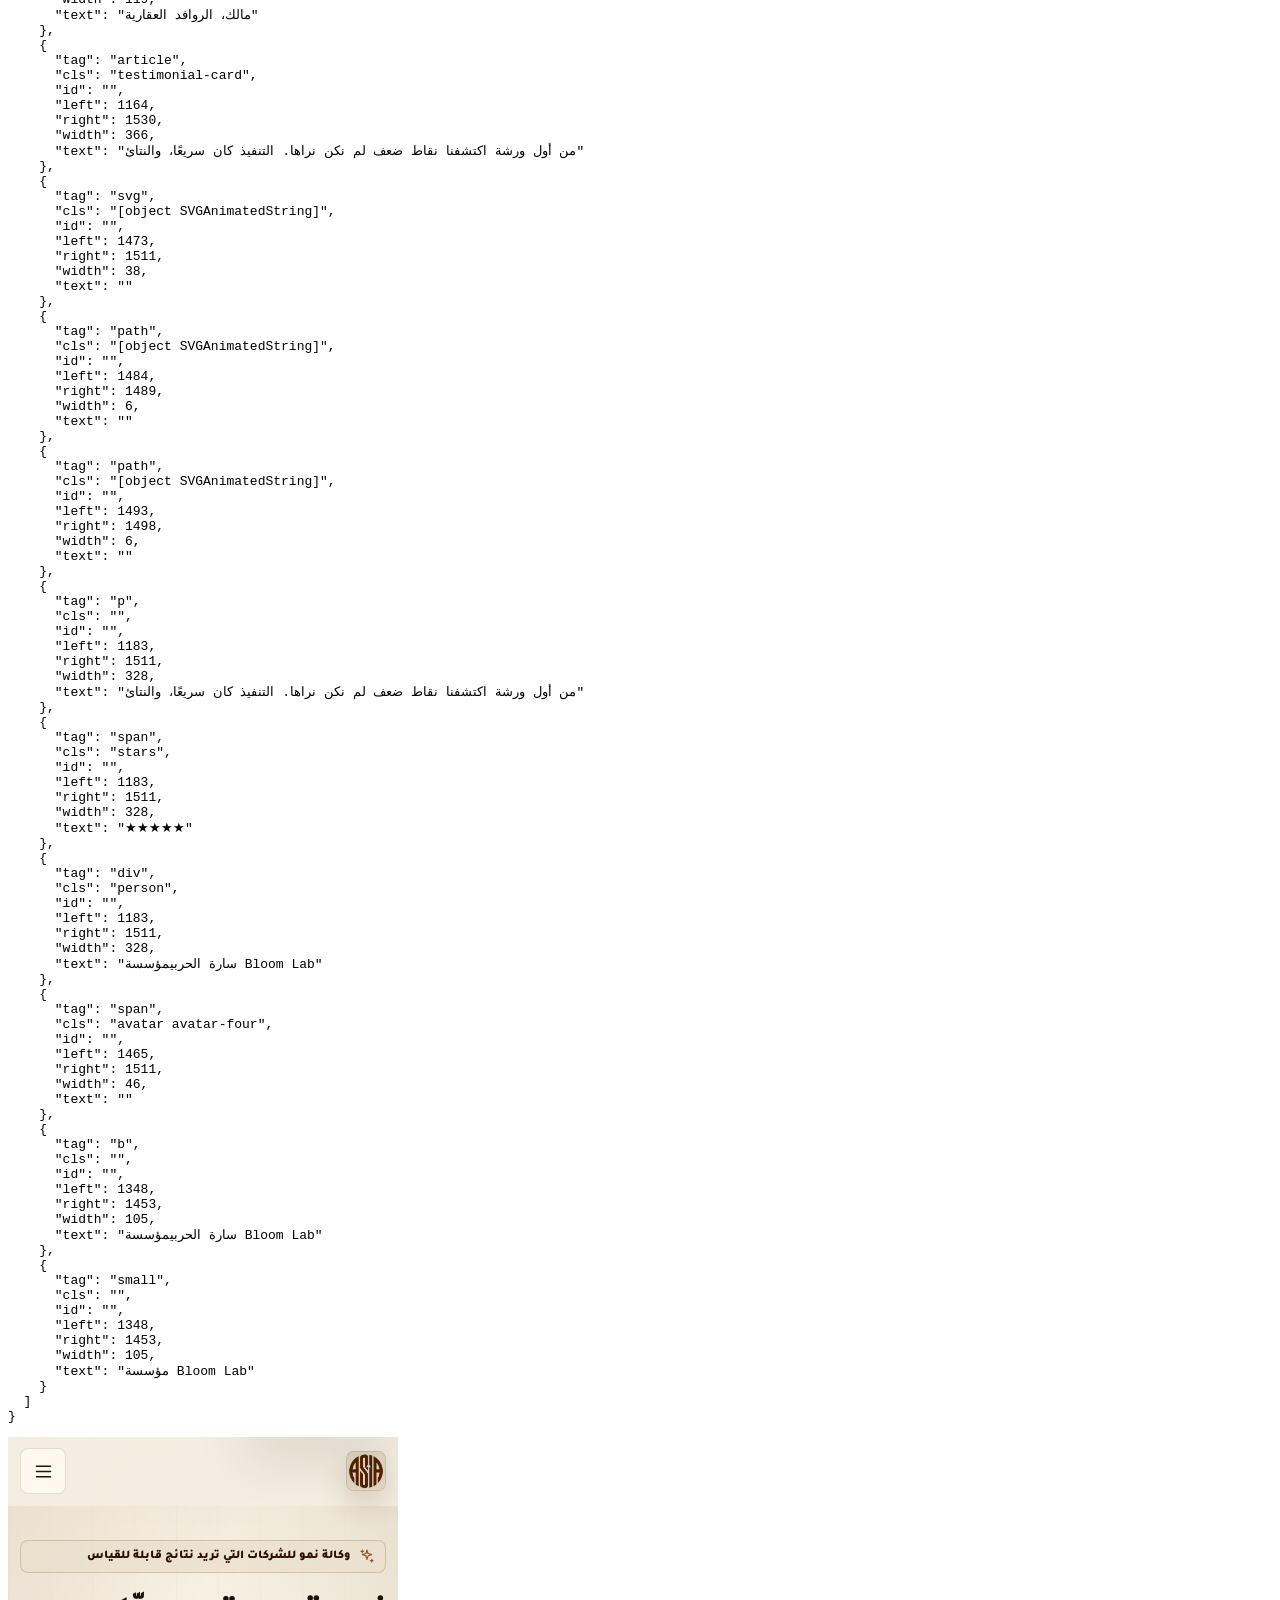
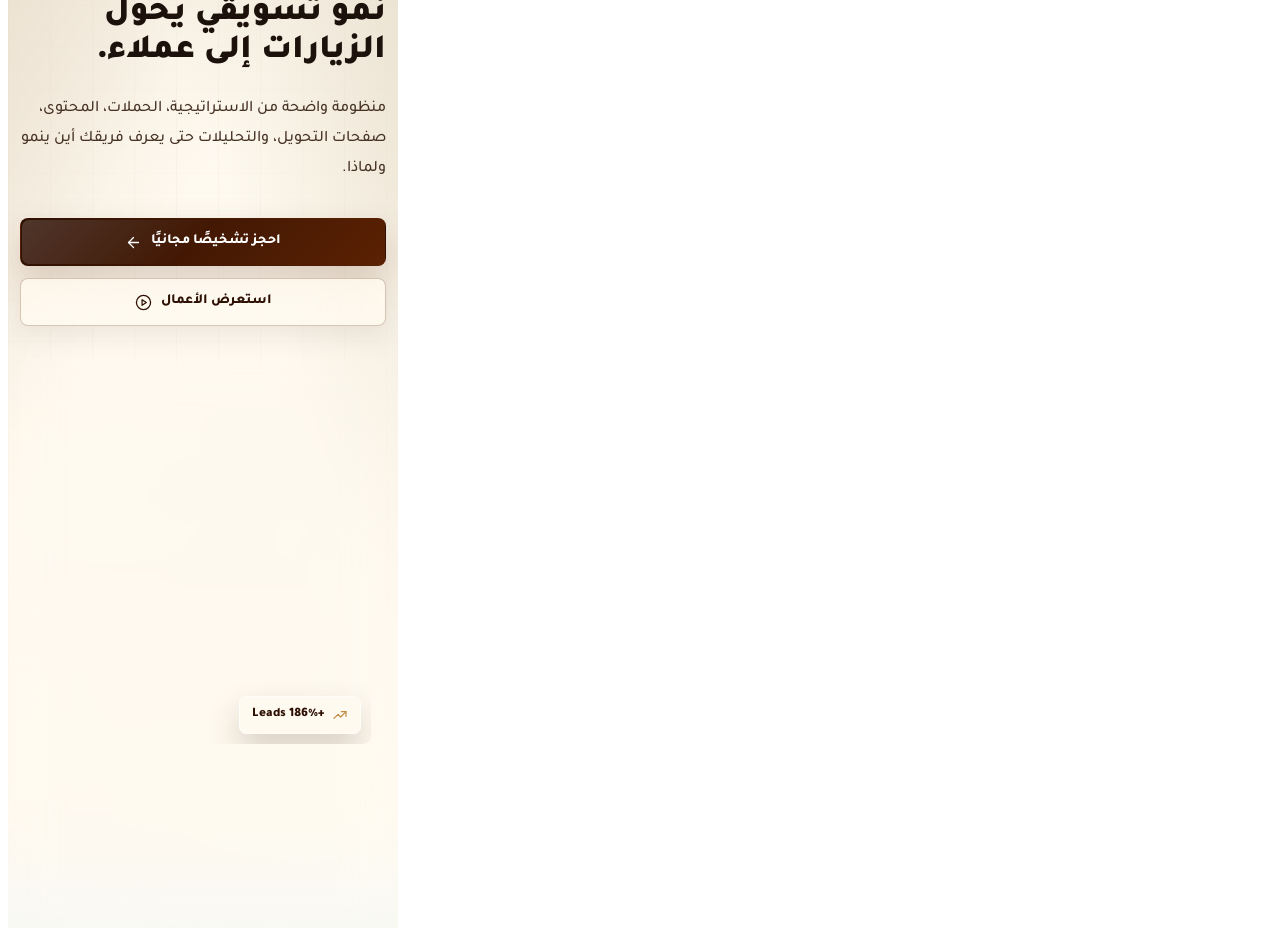
<file: diagnostic.html>
<!doctype html>
<html>
  <head>
    <meta charset="UTF-8" />
    <meta name="viewport" content="width=device-width, initial-scale=1.0" />
    <title>Diagnostic</title>
  </head>
  <body>
    <pre id="out">loading</pre>
    <iframe id="page" src="index.html" style="width: 390px; height: 1100px; border: 0"></iframe>
    <script>
      setTimeout(() => {
        const iframe = document.getElementById("page");
        const doc = iframe.contentDocument;
        const win = iframe.contentWindow;
        const root = doc.documentElement;
        const body = doc.body;
        const overflowing = [...doc.querySelectorAll("body *")]
          .map((el) => {
            const rect = el.getBoundingClientRect();
            return {
              tag: el.tagName.toLowerCase(),
              cls: String(el.className || ""),
              id: el.id || "",
              left: Math.round(rect.left),
              right: Math.round(rect.right),
              width: Math.round(rect.width),
              text: (el.textContent || "").trim().slice(0, 70),
            };
          })
          .filter((item) => item.left < -1 || item.right > win.innerWidth + 1)
          .slice(0, 60);
        document.getElementById("out").textContent = JSON.stringify(
          {
            innerWidth: win.innerWidth,
            rootClientWidth: root.clientWidth,
            rootScrollWidth: root.scrollWidth,
            bodyClientWidth: body.clientWidth,
            bodyScrollWidth: body.scrollWidth,
            overflowing,
          },
          null,
          2,
        );
      }, 1600);
    </script>
  </body>
</html>
</file>
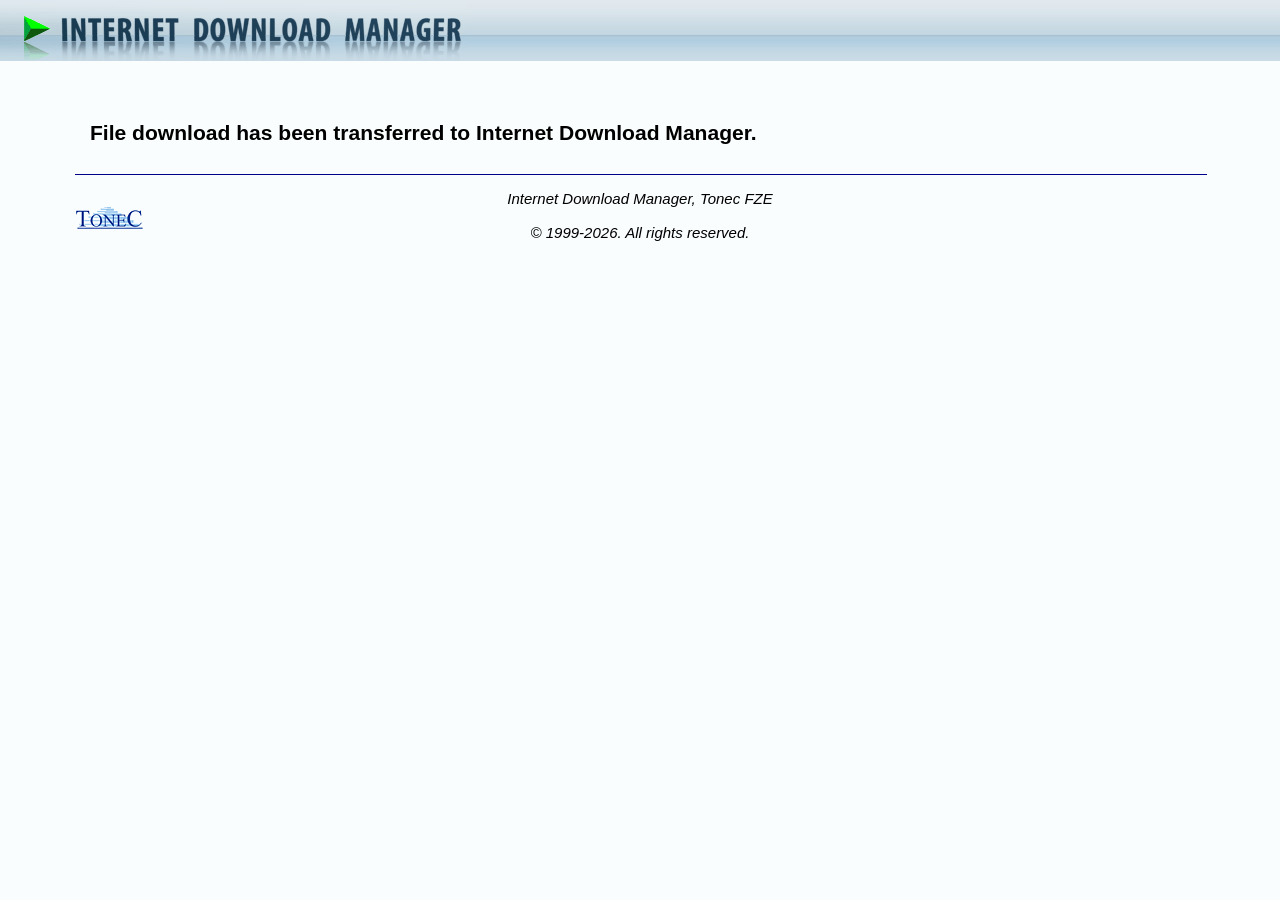
<file: .edge-profile-ui-audit-desktop/Default/Extensions/llbjbkhnmlidjebalopleeepgdfgcpec/6.42.60_0/captured.html>
﻿<!DOCTYPE html>
<html>
<head>

  <title>Download with IDM</title>

  <script>

    let agent = typeof browser == 'undefined' ? chrome : browser;
    let param = {};

    for (let item of location.search.slice(1).split('&'))
    {
        item = item.split('=',2);
        param[item[0]] = item[1];
    }

    let back  = param.back;
    let istop = window.self === window.top;

    if ((param.register || back) && istop)
    {
        history.length > 1 ? history.back() : agent.runtime.sendMessage([38]);
    }

    function onContentLoad(event)
    {
        if (param.register)
        {
            msgDownload.style.display = 'none';
            msgRegister.style.display = '';
        }
        else if (param.host)
        {
            strHostname.innerText = param.host;
            msgDownload.style.display = 'none';
            msgDnldFrom.style.display = '';
        }
        
        textThisYear.innerText = new Date().getFullYear();
    }

    document.addEventListener('DOMContentLoaded', onContentLoad);
    
  </script>
  
  <style>

    body { height: 100%; margin: 0; background-color: #FAFDFE; font-size: large; font-family: Arial, sans-serif; }
    #layoutWrapper { height: auto !important; min-height: 100%; margin: 0 auto -6em; }
    #layoutContent { margin: 0 5em; }
    #layoutFooter  { margin: 0 5em; text-align: center; font-style: italic; font-size: smaller; }
    #layoutFooter, #layoutSpacer { height: 6em; }

  </style>

</head>
<body>

  <div id="layoutWrapper">

    <div style="height: 61px; background-image: url(images/headBkgd.gif);">
      <img src="images/headTitle.gif" alt="Internet Download Manager" width="466" height="61"/>
    </div>

    <div id="layoutContent">

      <p><br/></p>
      <h3>
        <span id="msgDownload">File download has been transferred to Internet Download Manager.</span>
        <span id="msgDnldFrom" style="display: none">File download from <b id="strHostname">host</b> has been transferred to Internet Download Manager.</span>
        <span id="msgRegister" style="display: none">Internet Download Manager will now show IDM registration dialog.<br/><br/>
            Please verify your information on this dialog, and press OK button to register IDM.</span>
      </h3>

    </div>

    <div id="layoutSpacer"></div>

  </div>

  <div id="layoutFooter">

    <hr width="100%" color="darkBlue" size="1"/>

    <p>Internet Download Manager, Tonec FZE<br/>
      <img id="logoFooter" src="images/logoTonec.gif" width="68" height="22"
            style="float: left; display: block; position: absolute;"/><br/>
      &copy;&nbsp;1999-<span id="textThisYear">2026</span>. All rights reserved.</p>

  </div>

</body>
</html>
</file>
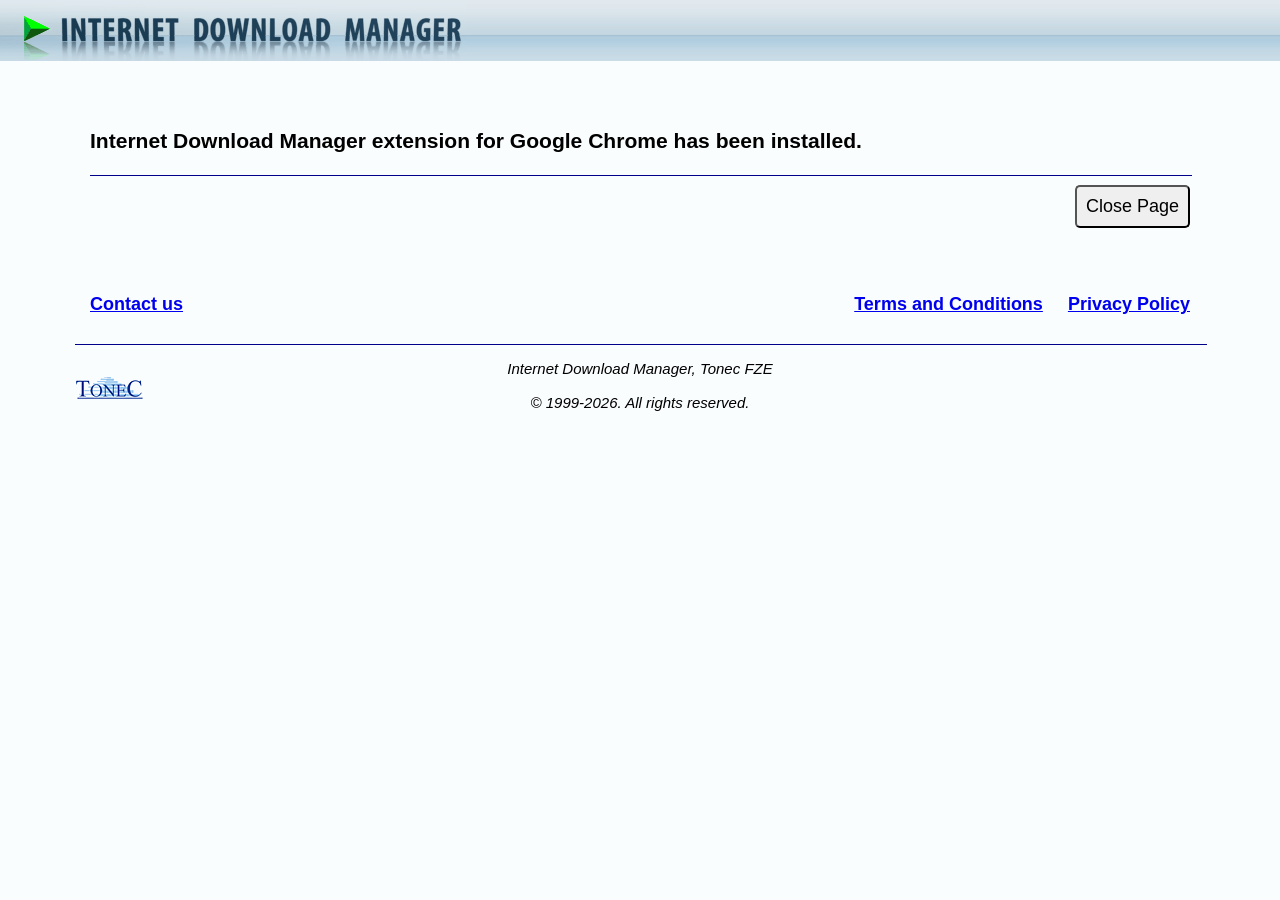
<file: .edge-profile-ui-audit-desktop/Default/Extensions/llbjbkhnmlidjebalopleeepgdfgcpec/6.42.60_0/welcome.html>
﻿<!DOCTYPE html>
<html>
<head>

  <title>IDM Integration Module</title>

  <script src="welcome.js"></script>

  <style>

    body { height: 100%; margin: 0; background-color: #FAFDFE; font-size: large; font-family: Arial, sans-serif; }
    .warn { font-weight: bold; color: #AA0000; }
    .note { font-style: italic; font-size: medium; }
    #layoutWrapper { height: auto !important; min-height: 100%; margin: 0 auto -6em; }
    #layoutContent { margin: 0 5em; line-height: 150%; }
    #layoutFooter  { margin: 0 5em; text-align: center; font-style: italic; font-size: smaller; }
    #layoutFooter, #layoutSpacer { height: 6em; }
    #logoFooter { float: left; display: block; position: absolute; }
    button { padding: 0.5em; font-size: large; border-radius: 5px; }
    button .markGood { color: #11AA11; }
    button .markBad  { color: #AA0000; }
    
  </style>

</head>
<body>

  <div id="layoutWrapper">

    <div style="height: 61px; background-image: url(images/headBkgd.gif);">
      <img src="images/headTitle.gif" alt="Internet Download Manager" width="466" height="61"/>
    </div>

    <div id="layoutContent">

      <p><br/></p>
      <h3>Internet Download Manager extension for <span id="msgBrowserName">Google Chrome</span> has been
      <span id="msgExtInstalled">installed</span><span id="msgExtUpdated" style="display: none">updated</span>.</h3>

      <hr width="100%" color="darkBlue" size="1"/>

      <div id="msgDataConsent" hidden>
        <h4><u>Data Transfer Consent</u></h4>
        <p>To download files or multimedia content Firefox browser makes requests to the respective
          servers over the network. This add-on transfers data of such requests to Internet Download
          Manager (IDM) desktop application to download files in IDM instead of browser.</p>
        <p>Do you allow IDM Integration Module to transfer this data to IDM to download files in IDM?</p>

        <button id="btnConsentAgree"><b class="markGood">&check;</b> I Allow</button>
        &nbsp;&nbsp;&nbsp;
        <button id="btnConsentDisagree"><b class="markBad">&cross;</b> I Decline</button>
        <p class="note">&lowast;&lowast;&lowast; This data is stored by IDM on your local computer only
          until you delete this download from IDM list of downloads.</p>
        <p class="note">&lowast;&lowast;&lowast; This data may include URL, internet address, cookies,
          encrypted credentials, query parameters, post data, namely all the data that the browser sends
          to the server when requesting the file. In rare cases this data may contain your potentially
          personally identifying information.</p>
        <p>Full details about the transferred data, how this data is used
          and stored, are provided in our <a id="linkPolicyView" href="#policy">Privacy Policy</a>.</p>
      </div>

      <div id="msgPrivacyPolicy" hidden>
        <h4><u>Privacy Policy</u></h4>
        <p>IDM Integration Module extension for FireFox browser does not collect any data
          or information except for the following case when it collects data that is required
          to support IDM (Internet Download Manager) core functions.</p>
        <p>When a browser starts a download that is going to be saved as a file on your local disk, and
          not displayed in the browser, and the file type matches file types in <i>Options&gg;File Types</i>
          IDM dialog, or when you start a download by using IDM pop-up menu or IDM download panel,
          then IDM Integration Module extension for FireFox may collect only the data that is necessary
          to download this file in IDM from this particular web site. This data is necessary to start,
          or resume the download, or schedule this download in Internet Download Manager.
          The data may include URL, internet address, cookies, encrypted credentials, query parameters,
          post data, namely all the data that the browser sends to the server when requesting the file.
          In rare cases this data may contain your potentially personally identifying information.</p>
        <p>This data is stored on your local computer until you delete this download from the IDM's list
          of downloads. To download a file, IDM re-sends the original download query made by your browser.
          IDM sends the data only to the server where the browser sent it to, IDM DOES NOT send this data
          to our servers, or any 3rd party servers.</p>
        <button id="btnPolicyBack"><b>&lArr;</b> Return to Consent Form</button>
      </div>

      <div id="msgPolicyAccept" hidden>
        <p>Thank you! You can start using Internet Download Manager for Firefox downloads now.</p>
      </div>

      <div id="msgRefusalConfirm" hidden>
        <p>Unfortunately, without transferring data to Internet Download Manager (IDM) from Firefox
          browser, IDM will not be able to work. Unless you wish to reconsider the data you allow
          to transfer, we recommend you to remove the extension.</p>

        <button id="btnRefusalBack"><b>&lArr;</b> Revisit Consent Form</button>
        &nbsp;&nbsp;&nbsp;
        <button id="btnRemoveAddon"><b class="markBad">&cross;</b> Remove IDM Integration Module</button>

        <p class="note">&lowast;&lowast;&lowast; The requirement to provide this consent form is imposed
          by the Firefox
          <a target="_blank" href="https://extensionworkshop.com/documentation/publish/add-on-policies/">Add-on
          Policies</a>.</p>
      </div>

      <div id="msgIdmNotInstalled" hidden>
        <p class="warn">Error: Cannot launch IDM, either IDM application is not installed,
          or some of its files are corrupted</p>
        <p>This extension works in conjunction with
        <a href="http://www.internetdownloadmanager.com/"
           target="_blank"><b>Internet Download Manager</b></a> (IDM) software.<br/>
          To use the extension, you should have IDM desktop application installed on your computer,
          and version number <b id="msgAppMinVersion1">6.41 build 7</b> or newer is required.<br/>
          Advanced browser integration must be enabled in the IDM options.</p>
        <p>To download a 30-day free trial version, please open
        <a href="http://www.internetdownloadmanager.com/download.html"
           target="_blank">IDM Download page</a>.</p>
        <p class="note">&lowast;&lowast;&lowast; If this extension was added by the browser <b>Sync</b> function
          and you do not have IDM installed on this computer, please click "<b>Close Page</b>" button once
          to suppress this error message.</p>
      </div>

      <div id="msgIdmNeedsUpdate" hidden>
        <p class="warn">Warning: Your IDM is very old. Some features require that IDM version number
          <b id="msgAppMinVersion2">6.41 build 7</b> or newer is installed, please update your IDM and restart the browser.</p>
        <p>To download the latest version, please open
          <a href="http://www.internetdownloadmanager.com/download.html"
             target="_blank">IDM Download page</a>, or select <b><i>Help&gg;Check for updates</i></b>
          in the IDM's menu bar.</p>
      </div>

      <div id="msgIncognitoAccess" hidden>
        <p>Please note:</p>
        <p>If you want to use IDM integration in <b id="msgIncognitoName">Incognito browsing mode</b> as well,
          open the Extensions page and turn on "<span id="msgIncognitoEnable">Allow in incognito</span>"
          checkbox for the IDM Integration Module extension.</p>
      </div>

      <div id="msgClosePage" style="text-align: right">
        <button id="btnClosePage">Close Page</button>
      </div>

      <div id="msgCloseWindow" style="text-align: right" hidden>
        <button id="btnCloseWindow">Close Window</button>
      </div>

      <p><br/></p>
      <p><b>
        <a id="linkContactSupport" href="http://www.internetdownloadmanager.com/support/chrome_integration.html"
           target="_blank">Contact us</a>

        <span style="float: right">
          <a href="http://www.internetdownloadmanager.com/support/terms-and-conditions.html"
             target="_blank">Terms and Conditions</a>
          &nbsp;&nbsp;&nbsp;
          <a href="http://www.internetdownloadmanager.com/support/privacy.html"
             target="_blank">Privacy Policy</a>
        </span>
      </b></p>

    </div>

    <div id="layoutSpacer"></div>

  </div>

  <div id="layoutFooter">

    <hr width="100%" color="darkBlue" size="1"/>

    <p>Internet Download Manager, Tonec FZE<br/>
      <img id="logoFooter" src="images/logoTonec.gif" width="68" height="22"
           style="float: left; display: block; position: absolute;"/><br/>
      &copy;&nbsp;1999-<span id="textThisYear">2026</span>. All rights reserved.</p>

  </div>

</body>
</html>
</file>
<file: styles.css>
﻿:root {
  color-scheme: light;
  --bg: #f5efe3;
  --bg-soft: #e3dac7;
  --surface: rgba(255, 250, 240, 0.88);
  --surface-solid: #fffaf0;
  --ink: #1c120b;
  --text: #463325;
  --muted: #786757;
  --line: rgba(91, 33, 3, 0.14);
  --line-strong: rgba(91, 33, 3, 0.24);
  --primary: #5b2103;
  --primary-dark: #2d1003;
  --primary-soft: #eadfcd;
  --coral: #9b542d;
  --coral-soft: #f3e4d5;
  --amber: #c18a45;
  --sky: #d8cfbb;
  --shadow-sm: 0 10px 28px rgba(44, 18, 5, 0.08);
  --shadow-md: 0 22px 54px rgba(44, 18, 5, 0.14);
  --shadow-lg: 0 34px 84px rgba(44, 18, 5, 0.18);
  --radius: 8px;
  --container: 1220px;
  --container-wide: 1440px;
  --header-height: 76px;
  --ease: cubic-bezier(0.22, 1, 0.36, 1);
  --font-ui: "Tajawal", "IBM Plex Sans Arabic", "Segoe UI", Tahoma, Arial, sans-serif;
  --font-latin: "Manrope", "Segoe UI", Arial, sans-serif;
}

* {
  box-sizing: border-box;
}

html {
  scroll-behavior: smooth;
  scroll-padding-top: calc(var(--header-height) + 18px);
  max-width: 100vw;
  overflow-x: clip;
}

body {
  width: 100%;
  max-width: 100vw;
  min-width: 320px;
  margin: 0;
  color: var(--ink);
  background:
    linear-gradient(90deg, rgba(91, 33, 3, 0.042) 1px, transparent 1px),
    linear-gradient(180deg, rgba(193, 138, 69, 0.035) 1px, transparent 1px),
    linear-gradient(135deg, #fffaf0 0%, #f5efe3 46%, #e9dfce 100%);
  background-size: 42px 42px, 42px 42px, auto;
  font-family: var(--font-ui);
  overflow-x: clip;
  text-rendering: optimizeLegibility;
  -webkit-font-smoothing: antialiased;
}

body::before {
  content: "";
  position: fixed;
  inset: 0;
  z-index: -2;
  pointer-events: none;
  background:
    linear-gradient(115deg, rgba(91, 33, 3, 0.11), transparent 30%),
    linear-gradient(250deg, rgba(227, 218, 199, 0.88), transparent 38%),
    linear-gradient(0deg, rgba(255, 250, 240, 0.88), rgba(255, 250, 240, 0.24));
}

a {
  color: inherit;
  text-decoration: none;
}

button,
input,
textarea {
  font: inherit;
}

button {
  border: 0;
}

img,
svg {
  display: block;
  max-width: 100%;
}

[data-lucide] {
  flex: 0 0 auto;
}

img {
  height: auto;
}

h1,
h2,
h3,
p,
a,
button {
  overflow-wrap: break-word;
}

:focus-visible {
  outline: 3px solid rgba(91, 33, 3, 0.45);
  outline-offset: 4px;
}

::selection {
  color: #ffffff;
  background: var(--primary);
}

.skip-link {
  position: fixed;
  top: 12px;
  right: 12px;
  z-index: 100;
  padding: 10px 14px;
  border-radius: var(--radius);
  color: #ffffff;
  background: var(--primary-dark);
  box-shadow: var(--shadow-md);
  transform: translateY(-140%);
  transition: transform 180ms var(--ease);
}

.skip-link:focus-visible {
  transform: translateY(0);
}

.container {
  width: min(calc(100% - 40px), var(--container));
  margin-inline: auto;
}

.section {
  position: relative;
  padding-block: clamp(70px, 8vw, 128px);
}

.section-glow {
  overflow: clip;
}

.section-glow::before {
  content: "";
  position: absolute;
  inset: 0;
  z-index: -1;
  pointer-events: none;
  background:
    linear-gradient(120deg, rgba(234, 223, 205, 0.8), transparent 38%),
    linear-gradient(300deg, rgba(255, 250, 240, 0.9), transparent 44%);
}

.site-header {
  position: sticky;
  top: 0;
  z-index: 50;
  border-bottom: 1px solid transparent;
  background: rgba(245, 239, 227, 0.86);
  backdrop-filter: blur(18px);
  transition: border-color 220ms ease, box-shadow 220ms ease, background 220ms ease;
}

.site-header.is-scrolled {
  border-color: var(--line);
  background: rgba(255, 250, 240, 0.92);
  box-shadow: 0 12px 36px rgba(44, 18, 5, 0.08);
}

.nav-bar {
  min-height: var(--header-height);
  display: flex;
  align-items: center;
  justify-content: space-between;
  gap: clamp(14px, 2vw, 28px);
}

.brand {
  direction: rtl;
  display: inline-flex;
  align-items: center;
  gap: 12px;
  flex: 0 0 auto;
}

.brand-mark {
  width: 50px;
  height: 50px;
  display: grid;
  place-items: center;
  overflow: hidden;
  border-radius: var(--radius);
  border: 1px solid rgba(91, 33, 3, 0.18);
  background: var(--primary-soft);
  box-shadow: 0 14px 28px rgba(91, 33, 3, 0.16);
}

.brand-mark img {
  width: 100%;
  height: 100%;
  object-fit: cover;
}

.brand-text {
  direction: ltr;
  display: grid;
  gap: 1px;
  color: var(--ink);
  line-height: 1.05;
  text-align: left;
}

.brand-text strong {
  font-family: Georgia, "Times New Roman", serif;
  font-size: 18px;
  font-weight: 900;
  letter-spacing: 0;
}

.brand-text small {
  font-family: var(--font-latin);
  color: var(--muted);
  font-size: 11px;
  font-weight: 800;
  letter-spacing: 0;
  text-transform: uppercase;
}

.desktop-nav {
  display: flex;
  align-items: center;
  justify-content: center;
  gap: clamp(14px, 1.8vw, 30px);
  color: var(--text);
  font-size: 14px;
  font-weight: 800;
  flex: 1 1 auto;
}

.desktop-nav a {
  position: relative;
  display: inline-flex;
  align-items: center;
  min-height: 40px;
  white-space: nowrap;
  transition: color 180ms ease;
}

.desktop-nav a::after {
  content: "";
  position: absolute;
  right: 0;
  left: 0;
  bottom: 1px;
  height: 2px;
  border-radius: 2px;
  background: linear-gradient(90deg, var(--coral), var(--primary));
  transform: scaleX(0);
  transform-origin: right;
  transition: transform 220ms var(--ease);
}

.desktop-nav a:hover,
.desktop-nav a.is-active {
  color: var(--primary-dark);
}

.desktop-nav a:hover::after,
.desktop-nav a.is-active::after {
  transform: scaleX(1);
}

.nav-actions {
  display: flex;
  align-items: center;
  gap: 10px;
}

.nav-cta,
.btn {
  position: relative;
  isolation: isolate;
  display: inline-flex;
  align-items: center;
  justify-content: center;
  gap: 9px;
  min-height: 46px;
  padding: 0 20px;
  border-radius: var(--radius);
  border: 1px solid transparent;
  cursor: pointer;
  font-size: 14px;
  font-weight: 800;
  line-height: 1.25;
  white-space: nowrap;
  transition:
    transform 220ms var(--ease),
    box-shadow 220ms var(--ease),
    border-color 220ms ease,
    background 220ms ease,
    color 220ms ease;
}

.nav-cta,
.btn-primary {
  color: #ffffff;
  background: linear-gradient(135deg, var(--primary-dark), var(--primary));
  box-shadow: 0 16px 36px rgba(91, 33, 3, 0.2);
}

.nav-cta::before,
.btn-primary::before {
  content: "";
  position: absolute;
  inset: 1px;
  z-index: -1;
  border-radius: calc(var(--radius) - 1px);
  background: linear-gradient(135deg, rgba(255, 255, 255, 0.16), transparent 48%);
}

.nav-cta:hover,
.btn:hover {
  transform: translateY(-2px);
}

.nav-cta:hover,
.btn-primary:hover {
  box-shadow: 0 20px 48px rgba(91, 33, 3, 0.28);
}

.btn-secondary {
  color: var(--primary-dark);
  border-color: var(--line-strong);
  background: rgba(255, 250, 240, 0.82);
  box-shadow: var(--shadow-sm);
}

.btn-secondary:hover {
  border-color: rgba(91, 33, 3, 0.3);
  background: var(--surface-solid);
}

.light-on-dark {
  color: #ffffff;
  border-color: rgba(255, 255, 255, 0.3);
  background: rgba(255, 255, 255, 0.12);
  box-shadow: none;
}

.btn svg,
.nav-cta svg {
  width: 17px;
  height: 17px;
  flex: 0 0 auto;
}

.menu-toggle {
  width: 46px;
  height: 46px;
  display: none;
  place-items: center;
  border-radius: var(--radius);
  border: 1px solid var(--line);
  color: var(--primary-dark);
  background: rgba(255, 250, 240, 0.86);
  cursor: pointer;
  transition: background 180ms ease, transform 180ms var(--ease);
}

.menu-toggle:hover {
  background: var(--surface-solid);
  transform: translateY(-1px);
}

.menu-toggle svg {
  width: 21px;
  height: 21px;
}

.mobile-menu {
  position: fixed;
  inset: calc(var(--header-height) + 8px) 20px auto;
  z-index: 49;
  display: grid;
  gap: 5px;
  max-height: calc(100vh - var(--header-height) - 28px);
  padding: 10px;
  overflow-y: auto;
  border: 1px solid var(--line);
  border-radius: var(--radius);
  background: rgba(255, 250, 240, 0.97);
  box-shadow: var(--shadow-lg);
  backdrop-filter: blur(18px);
  opacity: 0;
  pointer-events: none;
  transform: translateY(-12px) scale(0.98);
  transition: opacity 220ms ease, transform 220ms var(--ease);
}

.mobile-menu.is-open {
  opacity: 1;
  pointer-events: auto;
  transform: translateY(0) scale(1);
}

.mobile-menu a {
  padding: 13px 14px;
  border-radius: var(--radius);
  color: var(--text);
  font-size: 15px;
  font-weight: 900;
}

.mobile-menu a:hover,
.mobile-menu a:focus-visible,
.mobile-menu a[aria-current="page"] {
  color: var(--primary-dark);
  background: var(--primary-soft);
}

body.menu-open {
  overflow: hidden;
}

.hero {
  min-height: calc(100vh - var(--header-height));
  padding-block: clamp(56px, 8vw, 118px) clamp(42px, 6vw, 84px);
}

.hero::after {
  content: "";
  position: absolute;
  inset: auto 0 0;
  height: 120px;
  pointer-events: none;
  background: linear-gradient(180deg, transparent, rgba(247, 248, 244, 0.9));
}

.hero-grid {
  width: min(calc(100% - 40px), var(--container-wide));
  display: grid;
  grid-template-areas:
    "copy visual"
    "proof visual";
  grid-template-columns: minmax(0, 1fr) minmax(420px, 0.92fr);
  align-items: center;
  gap: clamp(36px, 6vw, 92px);
  row-gap: 34px;
}

.hero-copy {
  position: relative;
  z-index: 1;
  grid-area: copy;
  max-width: 760px;
  min-width: 0;
}

.eyebrow,
.section-kicker {
  display: inline-flex;
  align-items: center;
  gap: 8px;
  max-width: 100%;
  min-height: 34px;
  padding: 7px 12px;
  border: 1px solid rgba(91, 33, 3, 0.18);
  border-radius: var(--radius);
  color: var(--primary-dark);
  background: rgba(234, 223, 205, 0.78);
  font-size: 13px;
  font-weight: 900;
  line-height: 1.45;
  white-space: normal;
}

.eyebrow svg,
.section-kicker svg {
  width: 16px;
  height: 16px;
  color: var(--coral);
}

.eyebrow span {
  display: block;
  min-width: 0;
  white-space: normal;
  overflow-wrap: anywhere;
}

.hero h1 {
  max-width: 760px;
  margin: 22px 0 0;
  color: var(--ink);
  font-size: clamp(2.45rem, 5.2vw, 5.35rem);
  line-height: 1.06;
  font-weight: 900;
  letter-spacing: 0;
  text-wrap: balance;
  overflow-wrap: break-word;
}

.hero p {
  max-width: 660px;
  margin: 24px 0 0;
  color: var(--text);
  font-size: clamp(1.02rem, 1.25vw, 1.35rem);
  line-height: 1.9;
  font-weight: 500;
}

.hero-actions {
  display: flex;
  flex-wrap: wrap;
  gap: 12px;
  margin-top: 34px;
}

.hero-proof {
  grid-area: proof;
  display: grid;
  grid-template-columns: repeat(3, minmax(0, 1fr));
  gap: 12px;
  max-width: 680px;
}

.hero-proof div {
  min-height: 104px;
  padding: 18px;
  border: 1px solid var(--line);
  border-radius: var(--radius);
  background: rgba(255, 250, 240, 0.82);
  box-shadow: 0 16px 40px rgba(55, 39, 24, 0.07);
  backdrop-filter: blur(14px);
}

.hero-proof strong {
  display: block;
  color: var(--primary-dark);
  font-size: clamp(1.35rem, 2vw, 2.05rem);
  line-height: 1;
  font-weight: 900;
}

.hero-proof span {
  display: block;
  margin-top: 10px;
  color: var(--muted);
  font-size: 13px;
  line-height: 1.65;
  font-weight: 800;
}

.hero-visual {
  position: relative;
  z-index: 1;
  grid-area: visual;
  justify-self: stretch;
  min-width: 0;
}

.hero-visual::before {
  content: "";
  position: absolute;
  inset: 8% -4% -7% 10%;
  z-index: -1;
  border: 1px solid rgba(91, 33, 3, 0.12);
  border-radius: var(--radius);
  background:
    repeating-linear-gradient(90deg, rgba(91, 33, 3, 0.08) 0 1px, transparent 1px 28px),
    repeating-linear-gradient(0deg, rgba(184, 104, 70, 0.06) 0 1px, transparent 1px 28px);
  transform: rotate(-3deg);
  animation: gridDrift 9s ease-in-out infinite alternate;
}

.campaign-dashboard {
  position: relative;
  display: grid;
  gap: 16px;
  width: min(100%, 560px);
  margin-inline-start: auto;
  min-width: 0;
  padding: clamp(16px, 2.2vw, 24px);
  border: 1px solid rgba(255, 250, 240, 0.82);
  border-radius: var(--radius);
  background:
    linear-gradient(180deg, rgba(255, 250, 240, 0.9), rgba(255, 250, 240, 0.66)),
    linear-gradient(135deg, rgba(234, 223, 205, 0.82), rgba(246, 231, 223, 0.62));
  box-shadow: var(--shadow-lg);
  backdrop-filter: blur(18px);
  animation: floatPanel 7s ease-in-out infinite;
}

.dashboard-topline {
  direction: ltr;
  display: flex;
  align-items: center;
  justify-content: space-between;
  gap: 16px;
  color: var(--muted);
  font-family: var(--font-latin);
  font-size: 12px;
  font-weight: 800;
  text-transform: uppercase;
  letter-spacing: 0;
}

.dashboard-topline div {
  display: flex;
  gap: 6px;
}

.dashboard-topline b {
  width: 8px;
  height: 8px;
  border-radius: 50%;
  background: var(--line-strong);
}

.dashboard-topline b:nth-child(1) {
  background: var(--coral);
}

.dashboard-topline b:nth-child(2) {
  background: var(--amber);
}

.dashboard-topline b:nth-child(3) {
  background: var(--primary);
}

.hero-image-frame {
  position: relative;
  overflow: hidden;
  border-radius: var(--radius);
  background: var(--bg-soft);
  box-shadow: inset 0 0 0 1px rgba(91, 33, 3, 0.12);
}

.hero-image-frame::after {
  content: "";
  position: absolute;
  inset: 0;
  pointer-events: none;
  background:
    linear-gradient(180deg, transparent 36%, rgba(45, 16, 3, 0.28)),
    linear-gradient(90deg, rgba(234, 223, 205, 0.26), rgba(184, 104, 70, 0.14));
}

.hero-image-frame img {
  width: 100%;
  aspect-ratio: 1 / 1;
  min-height: clamp(260px, 31vw, 400px);
  object-fit: cover;
  transform: scale(1.01);
  filter: saturate(1.02) contrast(1.02);
}

.image-badge {
  position: absolute;
  right: 16px;
  bottom: 16px;
  z-index: 1;
  display: inline-flex;
  align-items: center;
  gap: 8px;
  padding: 10px 12px;
  border: 1px solid rgba(255, 255, 255, 0.48);
  border-radius: var(--radius);
  color: var(--primary-dark);
  background: rgba(255, 250, 240, 0.88);
  box-shadow: 0 16px 34px rgba(44, 18, 5, 0.2);
  backdrop-filter: blur(14px);
  font-size: 13px;
  font-weight: 900;
}

.image-badge svg {
  width: 16px;
  height: 16px;
  color: var(--amber);
}

.footer-logo-lockup {
  width: min(100%, 220px);
  margin-top: 20px;
  border: 1px solid rgba(91, 33, 3, 0.14);
  border-radius: var(--radius);
  background: var(--primary-soft);
  box-shadow: var(--shadow-sm);
}

.dashboard-metrics {
  display: grid;
  grid-template-columns: repeat(2, minmax(0, 1fr));
  gap: 12px;
}

.metric-card {
  position: relative;
  min-height: 112px;
  padding: 18px;
  border: 1px solid rgba(91, 33, 3, 0.12);
  border-radius: var(--radius);
  background: rgba(255, 250, 240, 0.84);
  box-shadow: var(--shadow-sm);
}

.metric-card span {
  color: var(--muted);
  font-family: var(--font-latin);
  font-size: 12px;
  font-weight: 800;
  letter-spacing: 0;
}

.metric-card strong {
  display: block;
  margin-top: 12px;
  color: var(--ink);
  font-family: var(--font-latin);
  font-size: clamp(1.8rem, 3vw, 2.5rem);
  line-height: 1;
  font-weight: 900;
}

.metric-card svg {
  position: absolute;
  top: 16px;
  left: 16px;
  width: 28px;
  height: 28px;
  padding: 6px;
  border-radius: var(--radius);
  color: var(--primary-dark);
  background: var(--primary-soft);
}

.channel-mix {
  direction: ltr;
  display: grid;
  grid-template-columns: minmax(112px, auto) minmax(0, 1fr);
  align-items: center;
  gap: 10px 12px;
  padding: 16px;
  border: 1px solid rgba(91, 33, 3, 0.12);
  border-radius: var(--radius);
  background: rgba(255, 250, 240, 0.68);
}

.channel-mix span {
  color: var(--text);
  font-family: var(--font-latin);
  font-size: 12px;
  font-weight: 800;
}

.channel-mix b {
  position: relative;
  height: 10px;
  overflow: hidden;
  border-radius: 999px;
  background: rgba(91, 33, 3, 0.12);
}

.channel-mix b::after {
  content: "";
  position: absolute;
  inset: 0 auto 0 0;
  width: var(--value);
  border-radius: inherit;
  background: linear-gradient(90deg, var(--primary), var(--coral));
  animation: fillBar 1.15s var(--ease) both;
}

.trust-panel {
  position: relative;
  z-index: 1;
  display: grid;
  grid-template-columns: auto 1fr;
  align-items: center;
  gap: 20px;
  width: min(calc(100% - 40px), var(--container-wide));
  margin-top: clamp(42px, 5vw, 74px);
  padding: 18px 20px;
  border: 1px solid var(--line);
  border-radius: var(--radius);
  background: rgba(255, 250, 240, 0.74);
  box-shadow: var(--shadow-sm);
  backdrop-filter: blur(16px);
}

.trust-panel > span {
  color: var(--text);
  font-size: 14px;
  font-weight: 900;
}

.client-logos {
  direction: ltr;
  display: flex;
  flex-wrap: wrap;
  justify-content: flex-end;
  gap: 12px 26px;
}

.client-logos b {
  display: inline-flex;
  align-items: center;
  gap: 7px;
  color: rgba(44, 18, 5, 0.58);
  font-size: 12px;
  font-weight: 900;
  letter-spacing: 0;
}

.client-logos svg {
  width: 16px;
  height: 16px;
  color: var(--primary);
}

.stats-section {
  padding-block: clamp(28px, 4vw, 54px);
}

.stats-grid {
  display: grid;
  grid-template-columns: repeat(4, minmax(0, 1fr));
  gap: 14px;
}

.stat-item {
  display: grid;
  grid-template-columns: auto minmax(0, 1fr);
  grid-template-rows: auto auto;
  align-items: center;
  gap: 7px 14px;
  min-height: 126px;
  padding: clamp(18px, 2vw, 24px);
  border: 1px solid var(--line);
  border-radius: var(--radius);
  background: rgba(255, 250, 240, 0.8);
  box-shadow: var(--shadow-sm);
  transition: transform 220ms var(--ease), box-shadow 220ms ease, border-color 220ms ease;
}

.stat-item:hover {
  transform: translateY(-4px);
  border-color: rgba(91, 33, 3, 0.26);
  box-shadow: var(--shadow-md);
}

.stat-item svg {
  grid-row: 1 / 3;
  width: 42px;
  height: 42px;
  padding: 10px;
  border-radius: var(--radius);
  color: var(--primary-dark);
  background: linear-gradient(135deg, var(--primary-soft), var(--coral-soft));
}

.stat-item strong {
  color: var(--ink);
  font-size: clamp(1.75rem, 2.8vw, 2.7rem);
  line-height: 1;
  font-weight: 900;
}

.stat-item span {
  color: var(--muted);
  font-size: 13px;
  line-height: 1.55;
  font-weight: 800;
}

.section-heading {
  max-width: 780px;
  margin: 0 auto clamp(34px, 5vw, 58px);
  text-align: center;
  min-width: 0;
}

.section-heading.align-start {
  margin-inline: 0;
  text-align: right;
}

.section-heading h2,
.why-panel h2,
.cta-panel h2 {
  margin: 16px 0 0;
  color: var(--ink);
  font-size: clamp(1.85rem, 3.1vw, 3.55rem);
  line-height: 1.16;
  font-weight: 900;
  letter-spacing: 0;
  text-wrap: balance;
}

.section-heading p,
.why-panel p,
.cta-panel p {
  margin: 18px 0 0;
  color: var(--text);
  font-size: clamp(0.98rem, 1.16vw, 1.18rem);
  line-height: 1.9;
  font-weight: 500;
}

.services-grid {
  display: grid;
  grid-template-columns: repeat(3, minmax(230px, 1fr));
  gap: 18px;
}

.service-card,
.benefit-card,
.project-card,
.testimonial-card,
.faq-item,
.process-step {
  border: 1px solid var(--line);
  border-radius: var(--radius);
  background: rgba(255, 250, 240, 0.84);
  box-shadow: var(--shadow-sm);
  backdrop-filter: blur(14px);
}

.service-card {
  position: relative;
  min-height: 304px;
  display: grid;
  align-content: start;
  padding: clamp(22px, 2.4vw, 30px);
  overflow: hidden;
  transition: transform 260ms var(--ease), box-shadow 260ms ease, border-color 260ms ease, background 260ms ease;
}

.service-card::before {
  content: "";
  position: absolute;
  inset: 0;
  pointer-events: none;
  background:
    linear-gradient(135deg, rgba(234, 223, 205, 0.86), transparent 42%),
    linear-gradient(320deg, rgba(246, 231, 223, 0.72), transparent 36%);
  opacity: 0;
  transition: opacity 260ms ease;
}

.service-card:hover {
  transform: translateY(-8px);
  border-color: rgba(91, 33, 3, 0.28);
  background: rgba(255, 250, 240, 0.96);
  box-shadow: var(--shadow-md);
}

.service-card:hover::before {
  opacity: 1;
}

.service-card > * {
  position: relative;
  z-index: 1;
}

.service-card > svg,
.benefit-card > svg {
  width: 46px;
  height: 46px;
  padding: 11px;
  border-radius: var(--radius);
  color: var(--primary-dark);
  background: linear-gradient(135deg, var(--primary-soft), var(--coral-soft));
  box-shadow: inset 0 0 0 1px rgba(91, 33, 3, 0.1);
}

.service-card h3,
.benefit-card h3,
.process-step h3,
.project-card h3 {
  margin: 22px 0 0;
  color: var(--ink);
  font-size: clamp(1.16rem, 1.45vw, 1.42rem);
  line-height: 1.35;
  font-weight: 800;
}

.service-card p,
.benefit-card p,
.process-step p,
.project-card p,
.faq-content p {
  margin: 12px 0 0;
  color: var(--muted);
  font-size: 14.5px;
  line-height: 1.85;
  font-weight: 500;
}

.service-card a {
  display: inline-flex;
  align-items: center;
  gap: 8px;
  justify-self: start;
  margin-top: 24px;
  color: var(--primary-dark);
  font-size: 14px;
  font-weight: 900;
}

.service-card a svg {
  width: 15px;
  height: 15px;
  transition: transform 180ms var(--ease);
}

.service-card a:hover svg {
  transform: translateX(-4px);
}

.process-section {
  background:
    linear-gradient(180deg, rgba(255, 250, 240, 0.48), rgba(234, 223, 205, 0.46)),
    linear-gradient(90deg, transparent, rgba(184, 104, 70, 0.05), transparent);
}

.process-layout {
  display: grid;
  grid-template-columns: minmax(300px, 0.82fr) minmax(0, 1.18fr);
  align-items: start;
  gap: clamp(34px, 6vw, 84px);
}

.process-layout .btn {
  margin-top: 30px;
}

.process-steps {
  position: relative;
  display: grid;
  gap: 14px;
}

.process-steps::before {
  content: "";
  position: absolute;
  top: 26px;
  bottom: 26px;
  right: 31px;
  width: 1px;
  background: linear-gradient(180deg, transparent, rgba(91, 33, 3, 0.34), transparent);
}

.process-step {
  position: relative;
  display: grid;
  grid-template-columns: 62px minmax(0, 1fr);
  gap: 18px;
  padding: 22px;
  transition: transform 220ms var(--ease), box-shadow 220ms ease, border-color 220ms ease;
}

.process-step:hover {
  transform: translateX(-6px);
  border-color: rgba(91, 33, 3, 0.25);
  box-shadow: var(--shadow-md);
}

.process-step span {
  position: relative;
  z-index: 1;
  width: 62px;
  height: 62px;
  display: grid;
  place-items: center;
  border-radius: var(--radius);
  color: #ffffff;
  background: linear-gradient(135deg, var(--primary-dark), var(--primary));
  box-shadow: 0 16px 32px rgba(91, 33, 3, 0.2);
  font-size: 14px;
  font-weight: 900;
}

.process-step h3 {
  margin-top: 3px;
}

.why-grid {
  width: min(calc(100% - 40px), var(--container-wide));
  display: grid;
  grid-template-columns: minmax(320px, 0.82fr) minmax(0, 1.18fr);
  align-items: stretch;
  gap: 18px;
}

.why-panel {
  position: relative;
  min-height: 100%;
  padding: clamp(28px, 4vw, 46px);
  border: 1px solid rgba(255, 250, 240, 0.42);
  border-radius: var(--radius);
  color: #ffffff;
  background:
    linear-gradient(135deg, rgba(255, 255, 255, 0.08), transparent),
    linear-gradient(135deg, #2d1003, #2d1003 54%, #5b2103 78%, #9b542d);
  box-shadow: var(--shadow-lg);
  overflow: hidden;
}

.why-panel::after {
  content: "";
  position: absolute;
  inset: 0;
  pointer-events: none;
  background:
    linear-gradient(90deg, rgba(255, 255, 255, 0.08) 1px, transparent 1px),
    linear-gradient(180deg, rgba(255, 255, 255, 0.07) 1px, transparent 1px);
  background-size: 34px 34px;
  mask-image: linear-gradient(180deg, #000, transparent 88%);
}

.why-panel > * {
  position: relative;
  z-index: 1;
}

.why-panel .section-kicker {
  border-color: rgba(255, 255, 255, 0.18);
  color: #ffffff;
  background: rgba(255, 255, 255, 0.12);
}

.why-panel h2,
.why-panel p {
  color: #ffffff;
}

.why-panel p {
  color: rgba(255, 255, 255, 0.82);
}

.mini-report {
  margin-top: clamp(34px, 6vw, 74px);
  padding: 18px;
  border: 1px solid rgba(255, 255, 255, 0.2);
  border-radius: var(--radius);
  background: rgba(255, 255, 255, 0.1);
  backdrop-filter: blur(14px);
}

.mini-report div {
  display: flex;
  align-items: center;
  justify-content: space-between;
  gap: 18px;
}

.mini-report span {
  color: rgba(255, 255, 255, 0.76);
  font-size: 13px;
  font-weight: 900;
}

.mini-report strong {
  color: #ffffff;
  font-size: 34px;
  line-height: 1;
  font-weight: 900;
}

.mini-report b {
  position: relative;
  display: block;
  height: 10px;
  margin-top: 18px;
  overflow: hidden;
  border-radius: 999px;
  background: rgba(255, 255, 255, 0.16);
}

.mini-report b::after {
  content: "";
  position: absolute;
  inset: 0 auto 0 0;
  width: var(--value);
  border-radius: inherit;
  background: linear-gradient(90deg, var(--amber), #ffffff);
}

.benefits-grid {
  display: grid;
  grid-template-columns: repeat(2, minmax(0, 1fr));
  gap: 18px;
}

.benefit-card {
  min-height: 244px;
  padding: clamp(22px, 2.6vw, 30px);
  transition: transform 220ms var(--ease), box-shadow 220ms ease, border-color 220ms ease;
}

.benefit-card:hover {
  transform: translateY(-6px);
  border-color: rgba(91, 33, 3, 0.26);
  box-shadow: var(--shadow-md);
}

.work-section {
  background: rgba(234, 223, 205, 0.28);
}

.filter-tabs {
  display: flex;
  flex-wrap: wrap;
  justify-content: center;
  gap: 10px;
  margin: -22px 0 34px;
}

.filter-btn {
  min-height: 42px;
  padding: 0 16px;
  border: 1px solid var(--line);
  border-radius: var(--radius);
  color: var(--text);
  background: rgba(255, 250, 240, 0.84);
  cursor: pointer;
  font-size: 14px;
  font-weight: 800;
  transition: transform 180ms var(--ease), color 180ms ease, background 180ms ease, border-color 180ms ease;
}

.filter-btn:hover {
  transform: translateY(-2px);
  border-color: rgba(91, 33, 3, 0.3);
}

.filter-btn.is-active {
  color: #ffffff;
  border-color: transparent;
  background: linear-gradient(135deg, var(--primary-dark), var(--primary));
}

.projects-grid {
  display: grid;
  grid-template-columns: repeat(3, minmax(0, 1fr));
  gap: 18px;
}

.project-card {
  overflow: hidden;
  transition: transform 260ms var(--ease), box-shadow 260ms ease, border-color 260ms ease, opacity 180ms ease;
}

.project-card:hover {
  transform: translateY(-8px);
  border-color: rgba(91, 33, 3, 0.25);
  box-shadow: var(--shadow-md);
}

.project-card.is-hidden {
  display: none;
}

.project-card img {
  width: 100%;
  aspect-ratio: 4 / 3;
  object-fit: cover;
  background: var(--bg-soft);
  transition: transform 450ms var(--ease), filter 220ms ease;
}

.project-card:hover img {
  transform: scale(1.06);
  filter: saturate(1.1) contrast(1.04);
}

.project-card div {
  padding: 18px;
}

.project-card span {
  display: inline-flex;
  color: var(--primary);
  font-size: 11px;
  font-weight: 900;
  letter-spacing: 0;
  text-transform: uppercase;
}

.project-card h3 {
  margin-top: 8px;
}

.project-card p {
  font-size: 13.5px;
  line-height: 1.75;
}

.testimonial-shell {
  position: relative;
  display: grid;
  grid-template-columns: 48px minmax(0, 1fr) 48px;
  align-items: center;
  gap: 18px;
}

.testimonial-window {
  overflow: hidden;
  padding-block: 10px;
}

.testimonial-track {
  direction: ltr;
  display: flex;
  gap: 18px;
  transition: transform 430ms var(--ease);
  will-change: transform;
}

.testimonial-card {
  direction: rtl;
  position: relative;
  flex: 0 0 calc((100% - 36px) / 3);
  min-height: 312px;
  padding: clamp(22px, 2.5vw, 30px);
}

.quote {
  width: 38px;
  height: 38px;
  padding: 8px;
  border-radius: var(--radius);
  color: var(--coral);
  background: var(--coral-soft);
}

.testimonial-card p {
  margin: 22px 0 0;
  color: var(--text);
  font-size: clamp(0.96rem, 1.05vw, 1.08rem);
  line-height: 1.9;
  font-weight: 700;
}

.stars {
  display: block;
  margin-top: 18px;
  color: #d19122;
  font-size: 15px;
  letter-spacing: 0;
}

.person {
  display: flex;
  align-items: center;
  gap: 12px;
  margin-top: 22px;
}

.avatar {
  width: 46px;
  height: 46px;
  flex: 0 0 auto;
  border-radius: 50%;
  box-shadow: inset 0 0 0 2px rgba(255, 250, 240, 0.75), 0 12px 26px rgba(44, 18, 5, 0.12);
  background:
    radial-gradient(circle at 50% 34%, #e5c09a 0 22%, transparent 23%),
    linear-gradient(135deg, #2d1003, #9b542d);
}

.avatar-two {
  background:
    radial-gradient(circle at 50% 34%, #e5c09a 0 22%, transparent 23%),
    linear-gradient(135deg, #d8cfbb, #2d1003);
}

.avatar-three {
  background:
    radial-gradient(circle at 50% 34%, #d4a57c 0 22%, transparent 23%),
    linear-gradient(135deg, #d49b2f, #2d1003);
}

.avatar-four {
  background:
    radial-gradient(circle at 50% 34%, #e5c09a 0 22%, transparent 23%),
    linear-gradient(135deg, #9b542d, #d8cfbb);
}

.person b {
  color: var(--ink);
  font-size: 15px;
  line-height: 1.45;
  font-weight: 900;
}

.person small {
  display: block;
  color: var(--muted);
  font-size: 12px;
  font-weight: 800;
}

.circle-arrow {
  width: 48px;
  height: 48px;
  display: grid;
  place-items: center;
  border-radius: var(--radius);
  color: #ffffff;
  background: linear-gradient(135deg, var(--primary-dark), var(--primary));
  box-shadow: var(--shadow-sm);
  cursor: pointer;
  transition: transform 180ms var(--ease), opacity 180ms ease, box-shadow 180ms ease;
}

.circle-arrow:hover:not(:disabled) {
  transform: translateY(-2px);
  box-shadow: var(--shadow-md);
}

.circle-arrow:disabled {
  opacity: 0.42;
  cursor: default;
}

.circle-arrow svg {
  width: 20px;
  height: 20px;
}

.faq-section {
  background:
    linear-gradient(180deg, rgba(234, 223, 205, 0.34), rgba(255, 250, 240, 0.42)),
    linear-gradient(90deg, rgba(200, 219, 214, 0.1), transparent 36%, rgba(184, 104, 70, 0.06));
}

.faq-layout {
  display: grid;
  grid-template-columns: minmax(280px, 0.74fr) minmax(0, 1.26fr);
  align-items: start;
  gap: clamp(34px, 6vw, 76px);
}

.faq-list {
  display: grid;
  gap: 12px;
}

.faq-item {
  overflow: hidden;
  transition: border-color 200ms ease, box-shadow 200ms ease, background 200ms ease;
}

.faq-item:hover,
.faq-item:focus-within {
  border-color: rgba(91, 33, 3, 0.24);
  background: rgba(255, 250, 240, 0.96);
  box-shadow: var(--shadow-md);
}

.faq-item button {
  width: 100%;
  min-height: 68px;
  display: flex;
  align-items: center;
  justify-content: space-between;
  gap: 20px;
  padding: 18px 20px;
  color: var(--ink);
  background: transparent;
  cursor: pointer;
  text-align: right;
  font-size: clamp(1rem, 1.2vw, 1.18rem);
  font-weight: 900;
  line-height: 1.55;
}

.faq-item button svg {
  width: 20px;
  height: 20px;
  flex: 0 0 auto;
  color: var(--primary);
  transition: transform 220ms var(--ease);
}

.faq-item.is-open button svg {
  transform: rotate(180deg);
}

.faq-content {
  display: grid;
  grid-template-rows: 0fr;
  overflow: hidden;
  opacity: 0;
  transition: grid-template-rows 260ms var(--ease), opacity 180ms ease;
}

.faq-item.is-open .faq-content {
  grid-template-rows: 1fr;
  opacity: 1;
}

.faq-content p {
  min-height: 0;
  overflow: hidden;
  margin: 0;
  padding: 0 20px 20px;
}

.final-cta {
  padding-top: clamp(64px, 8vw, 110px);
}

.cta-panel {
  width: min(calc(100% - 40px), var(--container-wide));
  display: grid;
  grid-template-columns: minmax(0, 1fr) auto;
  align-items: center;
  gap: clamp(26px, 5vw, 76px);
  padding: clamp(28px, 5vw, 60px);
  border-radius: var(--radius);
  color: #ffffff;
  background:
    linear-gradient(135deg, rgba(255, 255, 255, 0.08), transparent 34%),
    linear-gradient(135deg, #1c120b, #2d1003 48%, #5b2103 78%, #9b542d);
  box-shadow: var(--shadow-lg);
  overflow: hidden;
}

.cta-panel .section-kicker {
  color: #ffffff;
  border-color: rgba(255, 255, 255, 0.2);
  background: rgba(255, 255, 255, 0.12);
}

.cta-panel h2 {
  max-width: 850px;
  color: #ffffff;
}

.cta-panel p {
  max-width: 720px;
  color: rgba(255, 255, 255, 0.8);
}

.cta-actions {
  display: grid;
  gap: 12px;
}

.site-footer {
  margin-top: clamp(30px, 5vw, 70px);
  padding-block: 54px 22px;
  border-top: 1px solid var(--line);
  background:
    linear-gradient(180deg, rgba(255, 250, 240, 0.86), rgba(234, 223, 205, 0.76)),
    linear-gradient(90deg, rgba(91, 33, 3, 0.05), transparent 44%, rgba(155, 84, 45, 0.06));
}

.footer-grid {
  display: grid;
  grid-template-columns: minmax(280px, 1.35fr) repeat(3, minmax(160px, 1fr));
  align-items: start;
  gap: clamp(24px, 5vw, 64px);
}

.footer-brand p {
  max-width: 360px;
  margin: 18px 0 0;
  color: var(--muted);
  font-size: 14px;
  line-height: 1.85;
  font-weight: 700;
}

.social-links {
  display: flex;
  flex-wrap: wrap;
  gap: 10px;
  margin-top: 22px;
}

.social-links a {
  position: relative;
  width: 40px;
  height: 40px;
  display: grid;
  place-items: center;
  border: 1px solid var(--line);
  border-radius: var(--radius);
  color: var(--primary-dark);
  background: rgba(255, 250, 240, 0.84);
  box-shadow: inset 0 0 0 1px rgba(255, 255, 255, 0.42);
  transition: transform 180ms var(--ease), background 180ms ease, color 180ms ease;
}

.social-links a:hover {
  color: #ffffff;
  background: var(--primary);
  transform: translateY(-2px);
}

.social-links svg,
.footer-col svg {
  width: 18px;
  height: 18px;
  stroke: currentColor;
  flex: 0 0 auto;
}

.footer-col {
  display: grid;
  align-content: start;
  gap: 12px;
}

.footer-col h3 {
  margin: 0 0 4px;
  color: var(--ink);
  font-size: 15px;
  font-weight: 900;
}

.footer-col a,
.footer-col span {
  display: inline-flex;
  align-items: center;
  gap: 9px;
  color: var(--muted);
  font-size: 14px;
  line-height: 1.6;
  font-weight: 700;
  transition: color 180ms ease, transform 180ms var(--ease);
}

.contact-list a,
.contact-list span {
  align-items: flex-start;
}

.contact-list svg {
  margin-top: 3px;
}

.footer-col a:hover {
  color: var(--primary-dark);
  transform: translateX(-3px);
}

.footer-bottom {
  width: min(calc(100% - 40px), var(--container));
  display: flex;
  align-items: center;
  justify-content: space-between;
  gap: 20px;
  margin: 44px auto 0;
  padding-top: 22px;
  border-top: 1px solid var(--line);
  color: var(--muted);
  font-size: 13px;
  font-weight: 800;
}

.footer-bottom a {
  color: var(--primary-dark);
}

.to-top {
  position: fixed;
  right: 22px;
  bottom: 22px;
  z-index: 45;
  width: 46px;
  height: 46px;
  display: grid;
  place-items: center;
  border-radius: var(--radius);
  color: #ffffff;
  background: linear-gradient(135deg, var(--primary-dark), var(--primary));
  box-shadow: var(--shadow-md);
  cursor: pointer;
  opacity: 0;
  pointer-events: none;
  transform: translateY(14px);
  transition: opacity 220ms ease, transform 220ms var(--ease);
}

.to-top.is-visible {
  opacity: 1;
  pointer-events: auto;
  transform: translateY(0);
}

.to-top svg {
  width: 19px;
  height: 19px;
}

html.reveal-ready [data-reveal] {
  opacity: 0;
  transform: translateY(24px);
  transition:
    opacity 700ms var(--ease),
    transform 700ms var(--ease);
  transition-delay: var(--reveal-delay, 0ms);
}

html.reveal-ready [data-reveal].is-visible {
  opacity: 1;
  transform: translateY(0);
}

.service-card:nth-child(2),
.benefit-card:nth-child(2),
.project-card:nth-child(2),
.process-step:nth-child(2),
.stat-item:nth-child(2) {
  --reveal-delay: 80ms;
}

.service-card:nth-child(3),
.benefit-card:nth-child(3),
.project-card:nth-child(3),
.process-step:nth-child(3),
.stat-item:nth-child(3) {
  --reveal-delay: 160ms;
}

.service-card:nth-child(4),
.benefit-card:nth-child(4),
.project-card:nth-child(4),
.process-step:nth-child(4),
.stat-item:nth-child(4) {
  --reveal-delay: 240ms;
}

.service-card:nth-child(5),
.project-card:nth-child(5) {
  --reveal-delay: 320ms;
}

.service-card:nth-child(6) {
  --reveal-delay: 400ms;
}

@keyframes floatPanel {
  0%,
  100% {
    transform: translate3d(0, 0, 0);
  }
  50% {
    transform: translate3d(0, -12px, 0);
  }
}

@keyframes gridDrift {
  from {
    transform: rotate(-3deg) translate3d(0, 0, 0);
  }
  to {
    transform: rotate(-1.5deg) translate3d(-10px, 8px, 0);
  }
}

@keyframes fillBar {
  from {
    transform: scaleX(0);
    transform-origin: left;
  }
  to {
    transform: scaleX(1);
    transform-origin: left;
  }
}

@media (min-width: 1500px) {
  .container {
    width: min(calc(100% - 72px), var(--container));
  }

  .hero-grid,
  .trust-panel,
  .why-grid,
  .cta-panel {
    width: min(calc(100% - 72px), var(--container-wide));
  }

  .hero-grid {
    grid-template-columns: minmax(0, 1.06fr) minmax(500px, 0.94fr);
  }

  .campaign-dashboard {
    width: min(100%, 620px);
  }
}

@media (max-width: 1120px) {
  .desktop-nav {
    gap: 14px;
    font-size: 13px;
  }

  .nav-cta {
    padding-inline: 16px;
  }

  .hero-grid {
    grid-template-columns: minmax(0, 1fr) minmax(390px, 0.92fr);
    gap: 34px;
  }

  .services-grid {
    grid-template-columns: repeat(2, minmax(0, 1fr));
  }

  .projects-grid {
    grid-template-columns: repeat(2, minmax(0, 1fr));
  }

  .footer-grid {
    grid-template-columns: repeat(2, minmax(0, 1fr));
  }
}

@media (max-width: 960px) {
  :root {
    --header-height: 68px;
  }

  .desktop-nav,
  .nav-cta {
    display: none;
  }

  .menu-toggle {
    display: grid;
  }

  .hero {
    min-height: auto;
    padding-top: clamp(44px, 8vw, 78px);
  }

  .hero-grid,
  .process-layout,
  .why-grid,
  .faq-layout,
  .cta-panel {
    grid-template-areas: none;
    grid-template-columns: 1fr;
  }

  .hero-copy {
    max-width: 100%;
    text-align: center;
  }

  .hero p,
  .hero h1,
  .hero-proof {
    margin-inline: auto;
  }

  .hero-actions {
    justify-content: center;
  }

  .hero-visual {
    grid-area: auto;
    max-width: 620px;
    margin-inline: auto;
  }

  .hero-visual::before {
    inset: 7% 2% -6%;
    transform: rotate(-1.5deg);
  }

  .hero-copy,
  .hero-proof {
    grid-area: auto;
  }

  .campaign-dashboard {
    margin-inline: auto;
  }

  .trust-panel {
    grid-template-columns: 1fr;
    text-align: center;
  }

  .client-logos {
    justify-content: center;
  }

  .stats-grid {
    grid-template-columns: repeat(2, minmax(0, 1fr));
  }

  .section-heading.align-start {
    max-width: 760px;
    margin-inline: auto;
    text-align: center;
  }

  .process-layout .btn {
    margin-inline: auto;
  }

  .process-steps::before {
    display: none;
  }

  .why-panel {
    min-height: auto;
  }

  .testimonial-card {
    flex-basis: calc((100% - 18px) / 2);
  }

  .cta-actions {
    display: flex;
    flex-wrap: wrap;
  }
}

@media (max-width: 760px) {
  .site-header,
  main,
  section,
  .site-footer {
    direction: rtl;
    max-width: 100vw;
    overflow-x: clip;
  }

  .container,
  .hero-grid,
  .trust-panel,
  .why-grid,
  .cta-panel,
  .footer-bottom {
    width: min(calc(100% - 28px), var(--container));
  }

  .brand-mark {
    width: 40px;
    height: 40px;
    font-size: 20px;
  }

  .brand-text strong {
    font-size: 16px;
  }

  .site-header .brand-text {
    display: none;
  }

  .brand-text small {
    display: none;
  }

  .hero-proof,
  .services-grid,
  .benefits-grid,
  .projects-grid,
  .stats-grid {
    grid-template-columns: 1fr;
  }

  .hero-copy {
    width: 100%;
    min-width: 0;
    text-align: right;
  }

  .hero h1,
  .hero p,
  .hero-proof {
    margin-inline: 0;
  }

  .hero h1 {
    width: 100%;
    max-width: 100%;
    font-size: clamp(2.15rem, 9vw, 2.72rem);
    line-height: 1.12;
    overflow-wrap: anywhere;
  }

  .hero p {
    max-width: 100%;
    font-size: 1.02rem;
    line-height: 1.82;
  }

  .hero-actions {
    justify-content: stretch;
  }

  .eyebrow {
    width: 100%;
    display: grid;
    grid-template-columns: auto minmax(0, 1fr);
    align-items: start;
  }

  .eyebrow span {
    min-width: 0;
  }

  .hero-actions .btn,
  .cta-actions .btn {
    width: 100%;
  }

  .trust-panel {
    padding: 16px;
  }

  .campaign-dashboard {
    width: 100%;
    max-width: 100%;
    overflow: hidden;
    padding: 14px;
  }

  .hero-visual::before {
    display: none;
  }

  .dashboard-metrics {
    grid-template-columns: 1fr;
  }

  .hero-image-frame img {
    min-height: 230px;
  }

  .channel-mix {
    grid-template-columns: 1fr;
  }

  .channel-mix span {
    margin-top: 4px;
  }

  .filter-tabs {
    justify-content: flex-start;
    flex-wrap: nowrap;
    margin-top: -16px;
    padding: 2px 0 8px;
    overflow-x: auto;
    scrollbar-width: none;
  }

  .filter-tabs::-webkit-scrollbar {
    display: none;
  }

  .filter-btn {
    flex: 0 0 auto;
  }

  .testimonial-shell {
    grid-template-columns: 1fr;
    padding-bottom: 62px;
  }

  .testimonial-card {
    flex-basis: 100%;
    min-height: 320px;
  }

  .circle-arrow {
    position: absolute;
    bottom: 0;
  }

  .circle-arrow.prev {
    right: calc(50% - 56px);
  }

  .circle-arrow.next {
    left: calc(50% - 56px);
  }

  .faq-item button {
    align-items: flex-start;
    min-height: 62px;
    padding: 17px;
  }

  .faq-content p {
    padding-inline: 17px;
  }

  .cta-panel {
    padding: 24px;
  }

  .footer-grid {
    grid-template-columns: 1fr;
  }

  .footer-bottom {
    display: grid;
    justify-content: stretch;
    text-align: center;
  }
}

@media (max-width: 430px) {
  .container,
  .hero-grid,
  .trust-panel,
  .why-grid,
  .cta-panel,
  .footer-bottom {
    width: min(calc(100% - 24px), var(--container));
  }

  .section {
    padding-block: 58px;
  }

  .hero {
    padding-block: 34px 46px;
  }

  .eyebrow,
  .section-kicker {
    min-height: 32px;
    padding-inline: 10px;
    font-size: 12px;
  }

  .hero h1 {
    max-width: 100%;
    font-size: clamp(2rem, 8.7vw, 2.42rem);
  }

  .hero p {
    font-size: 1rem;
    line-height: 1.85;
  }

  .btn,
  .nav-cta {
    min-height: 48px;
    padding-inline: 16px;
  }

  .hero-proof div,
  .service-card,
  .benefit-card,
  .process-step,
  .project-card div,
  .testimonial-card {
    padding: 18px;
  }

  .process-step {
    grid-template-columns: 50px minmax(0, 1fr);
    gap: 14px;
  }

  .process-step span {
    width: 50px;
    height: 50px;
  }

  .hero-image-frame img {
    min-height: 210px;
  }

  .image-badge {
    right: 10px;
    bottom: 10px;
  }

  .to-top {
    right: 14px;
    bottom: 14px;
  }
}

@media (prefers-reduced-motion: reduce) {
  *,
  *::before,
  *::after {
    scroll-behavior: auto !important;
    transition-duration: 0.01ms !important;
    animation-duration: 0.01ms !important;
    animation-iteration-count: 1 !important;
  }

  html.reveal-ready [data-reveal] {
    opacity: 1;
    transform: none;
  }
}
</file>
